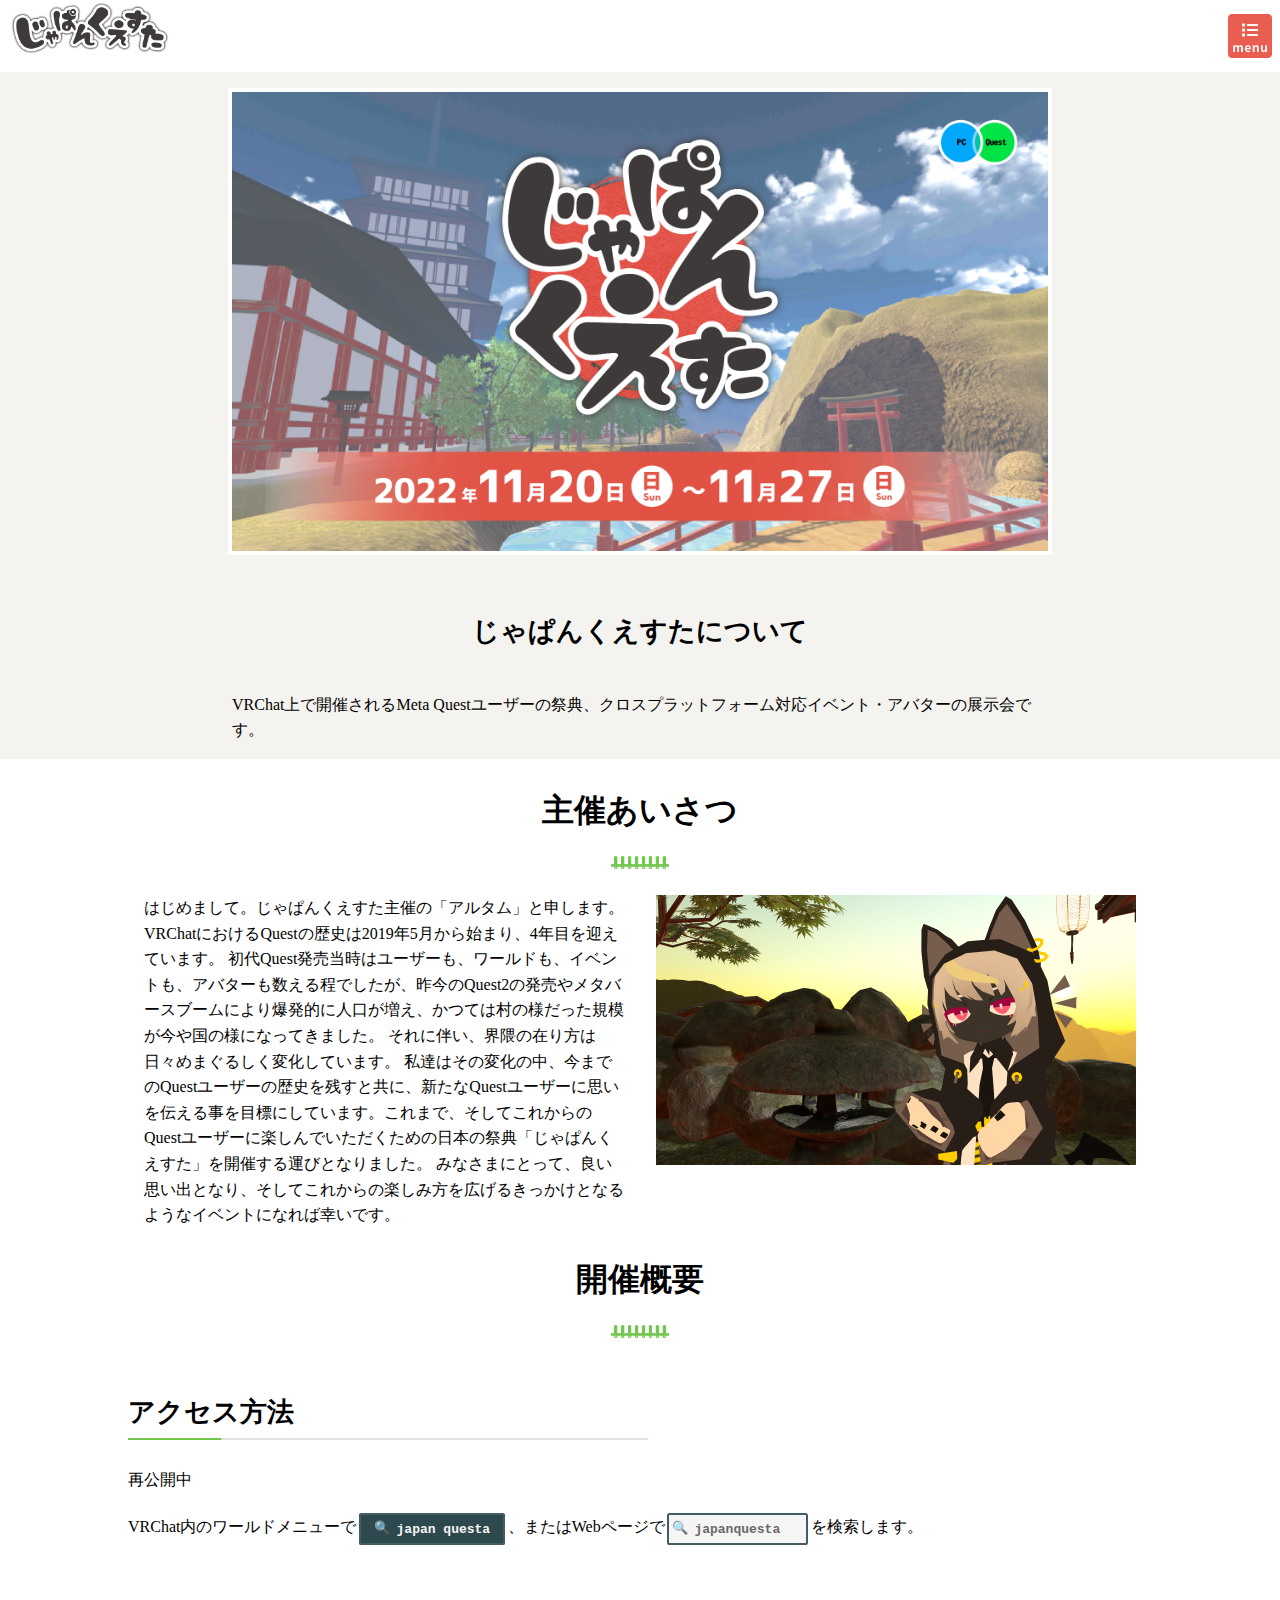
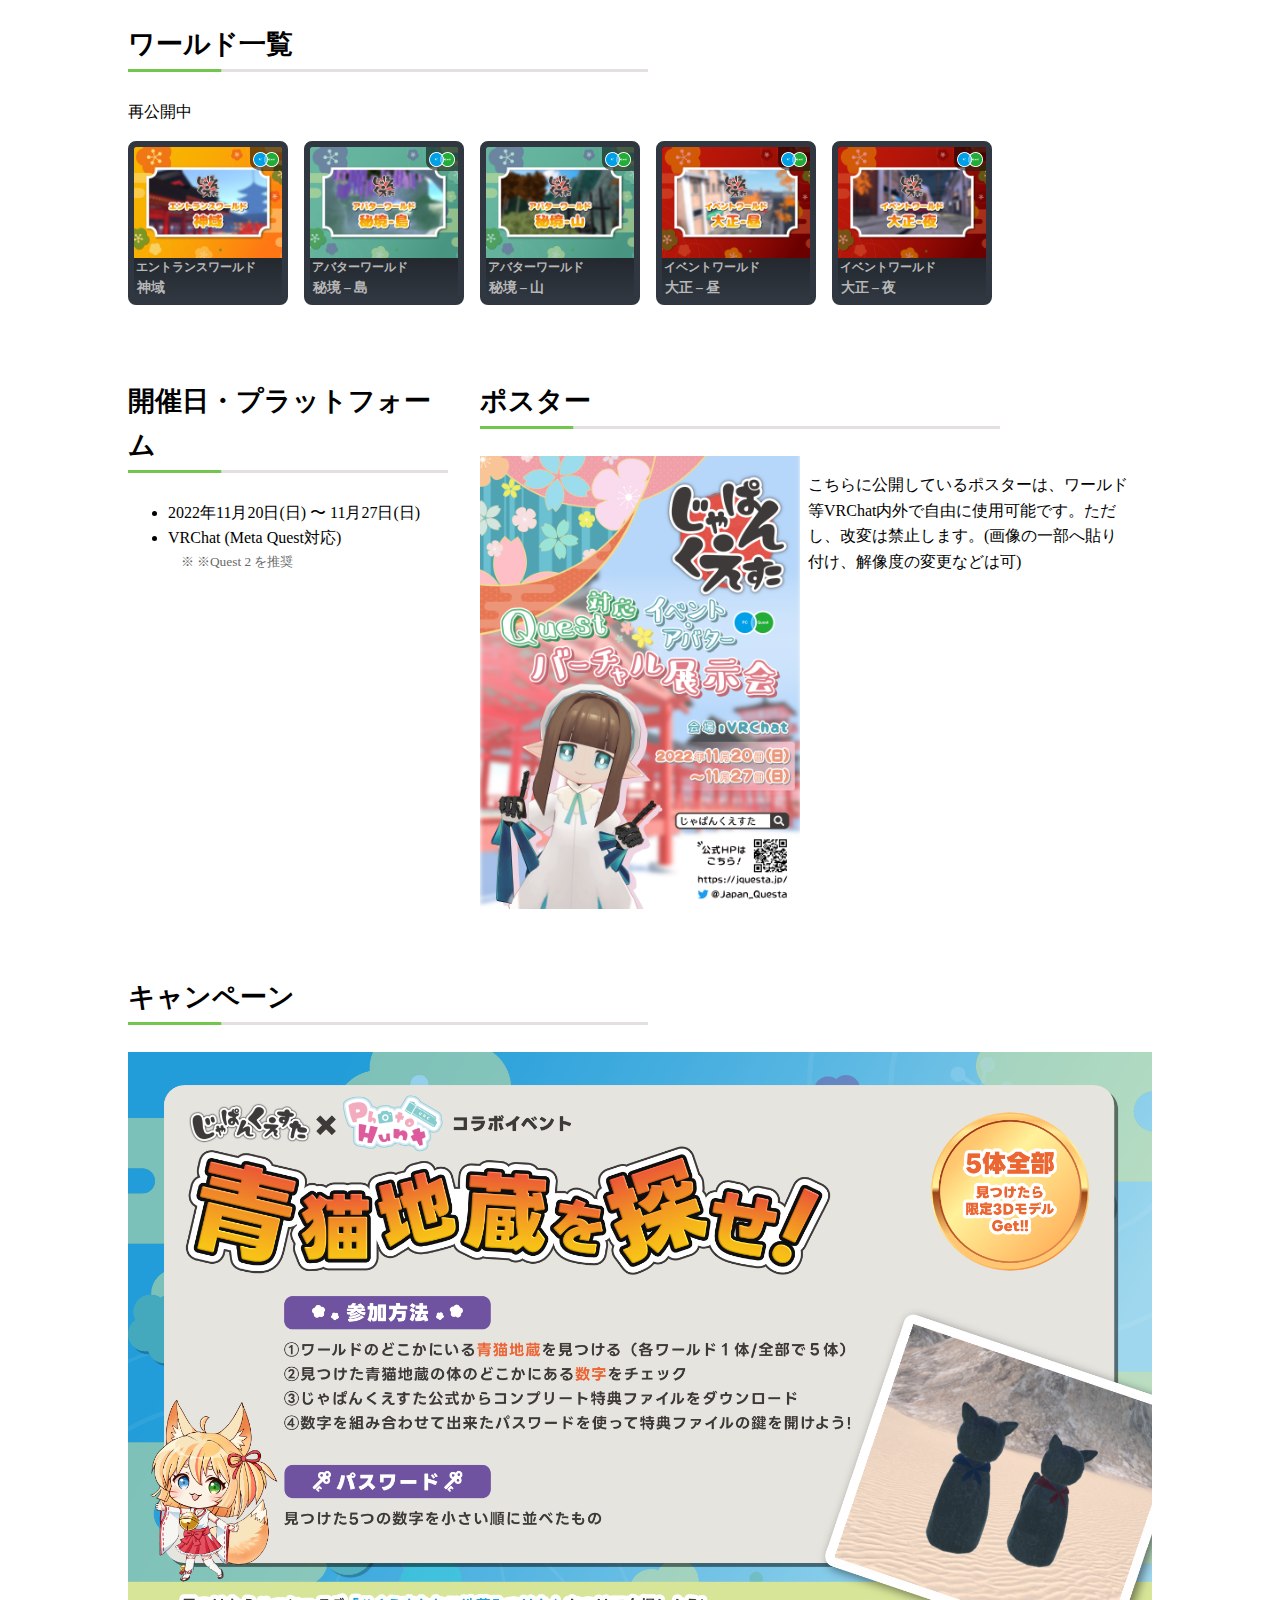
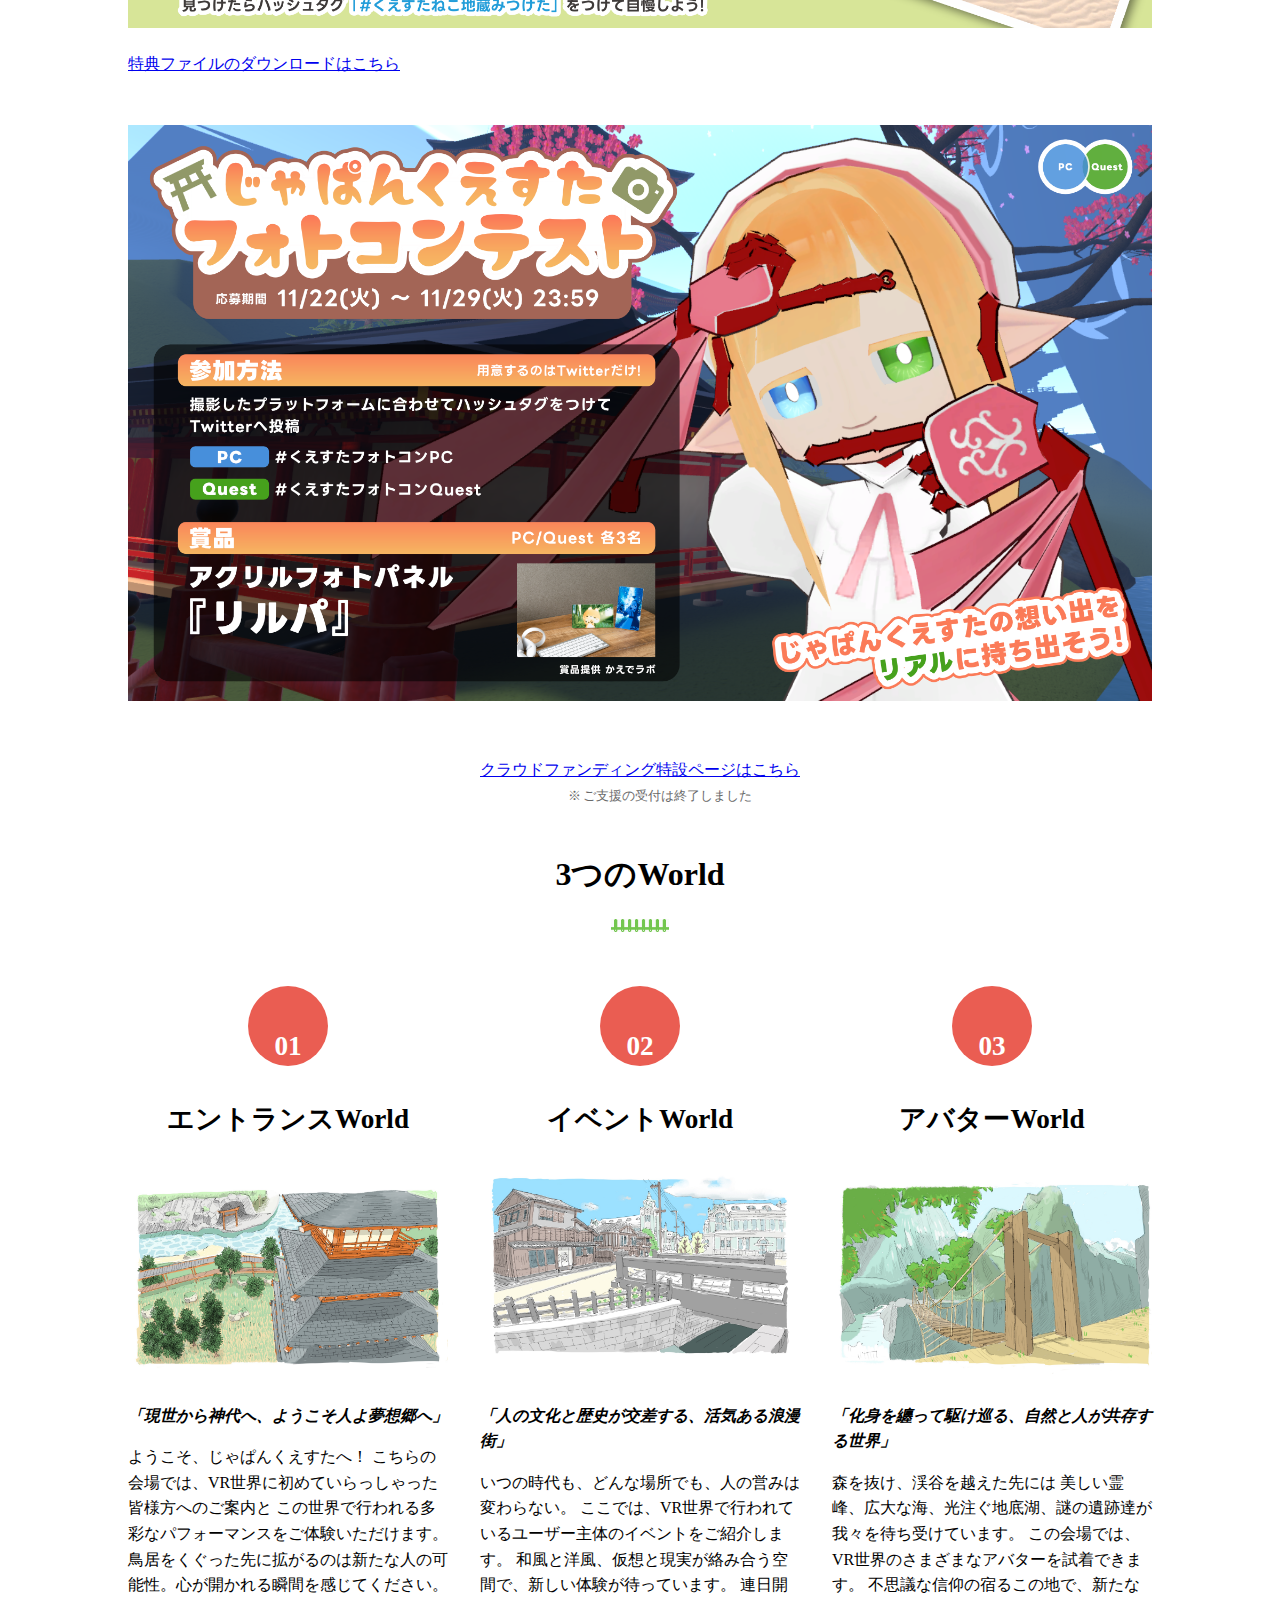
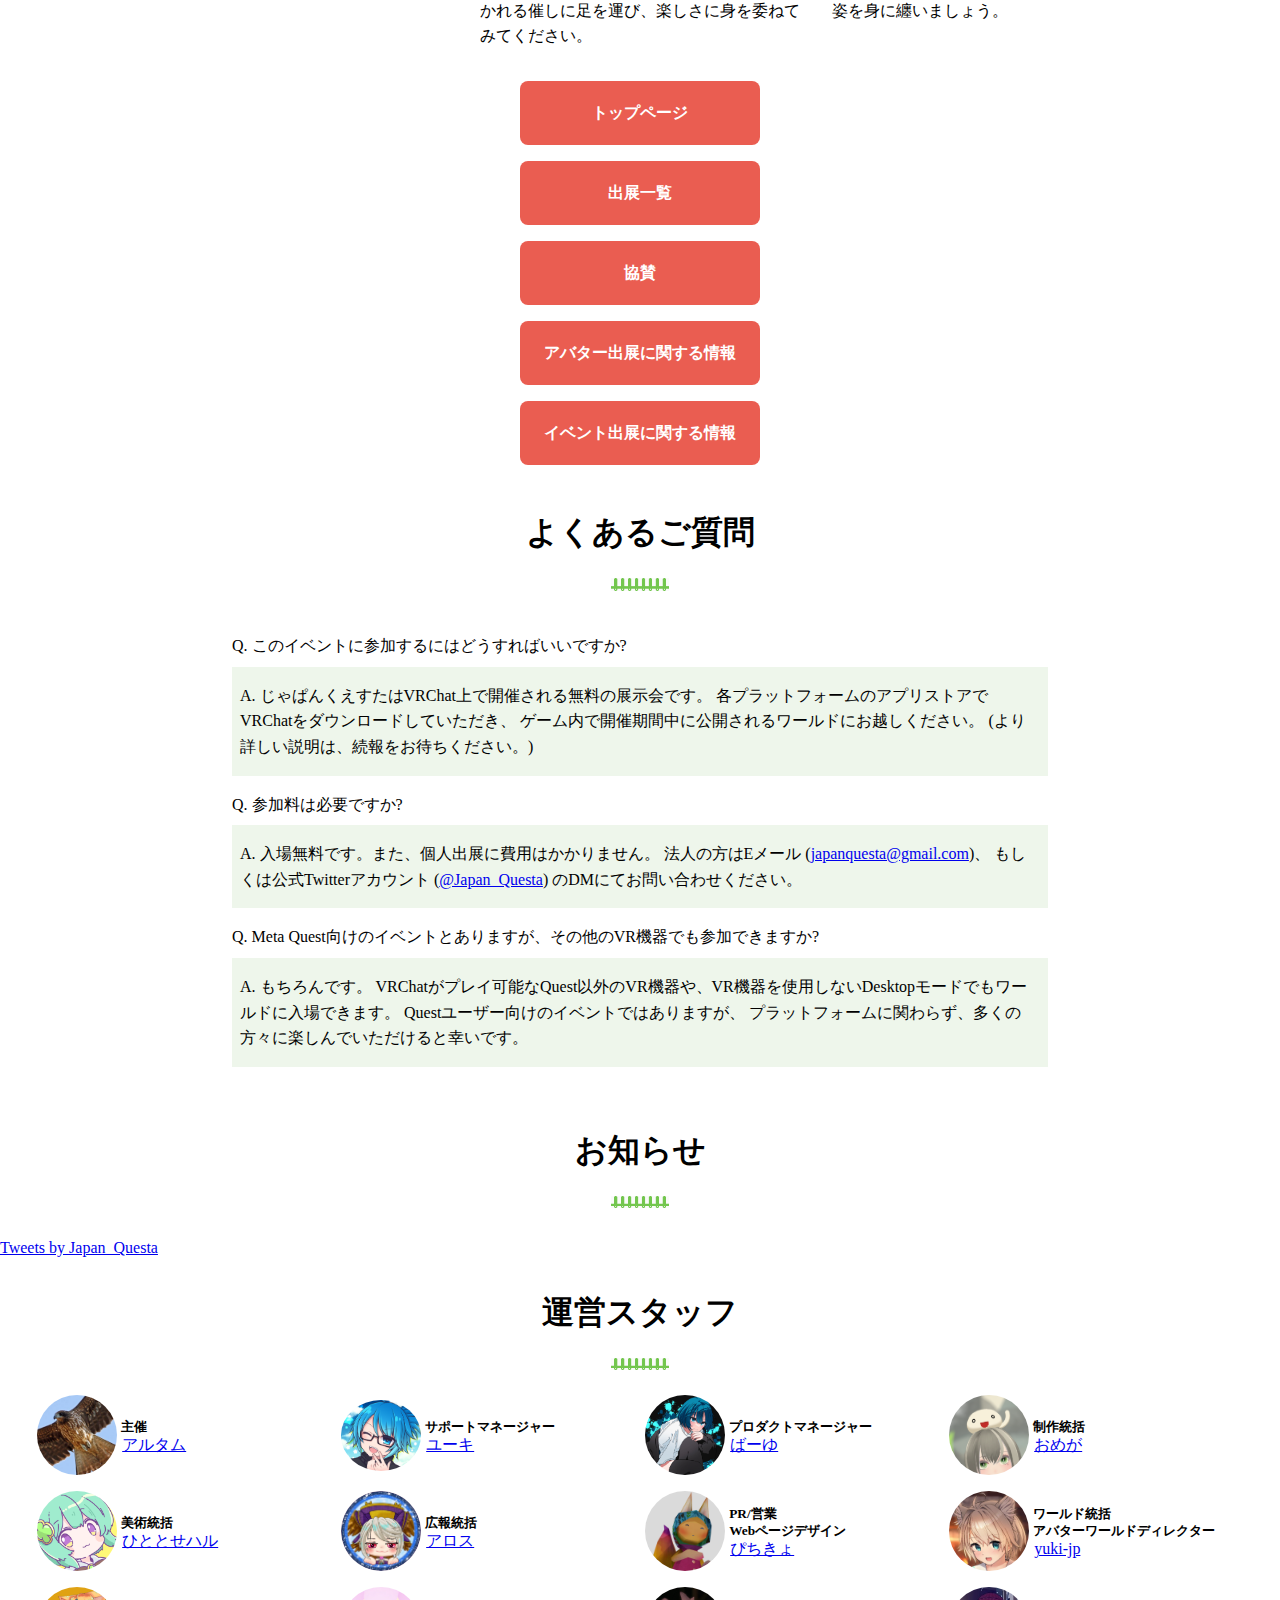
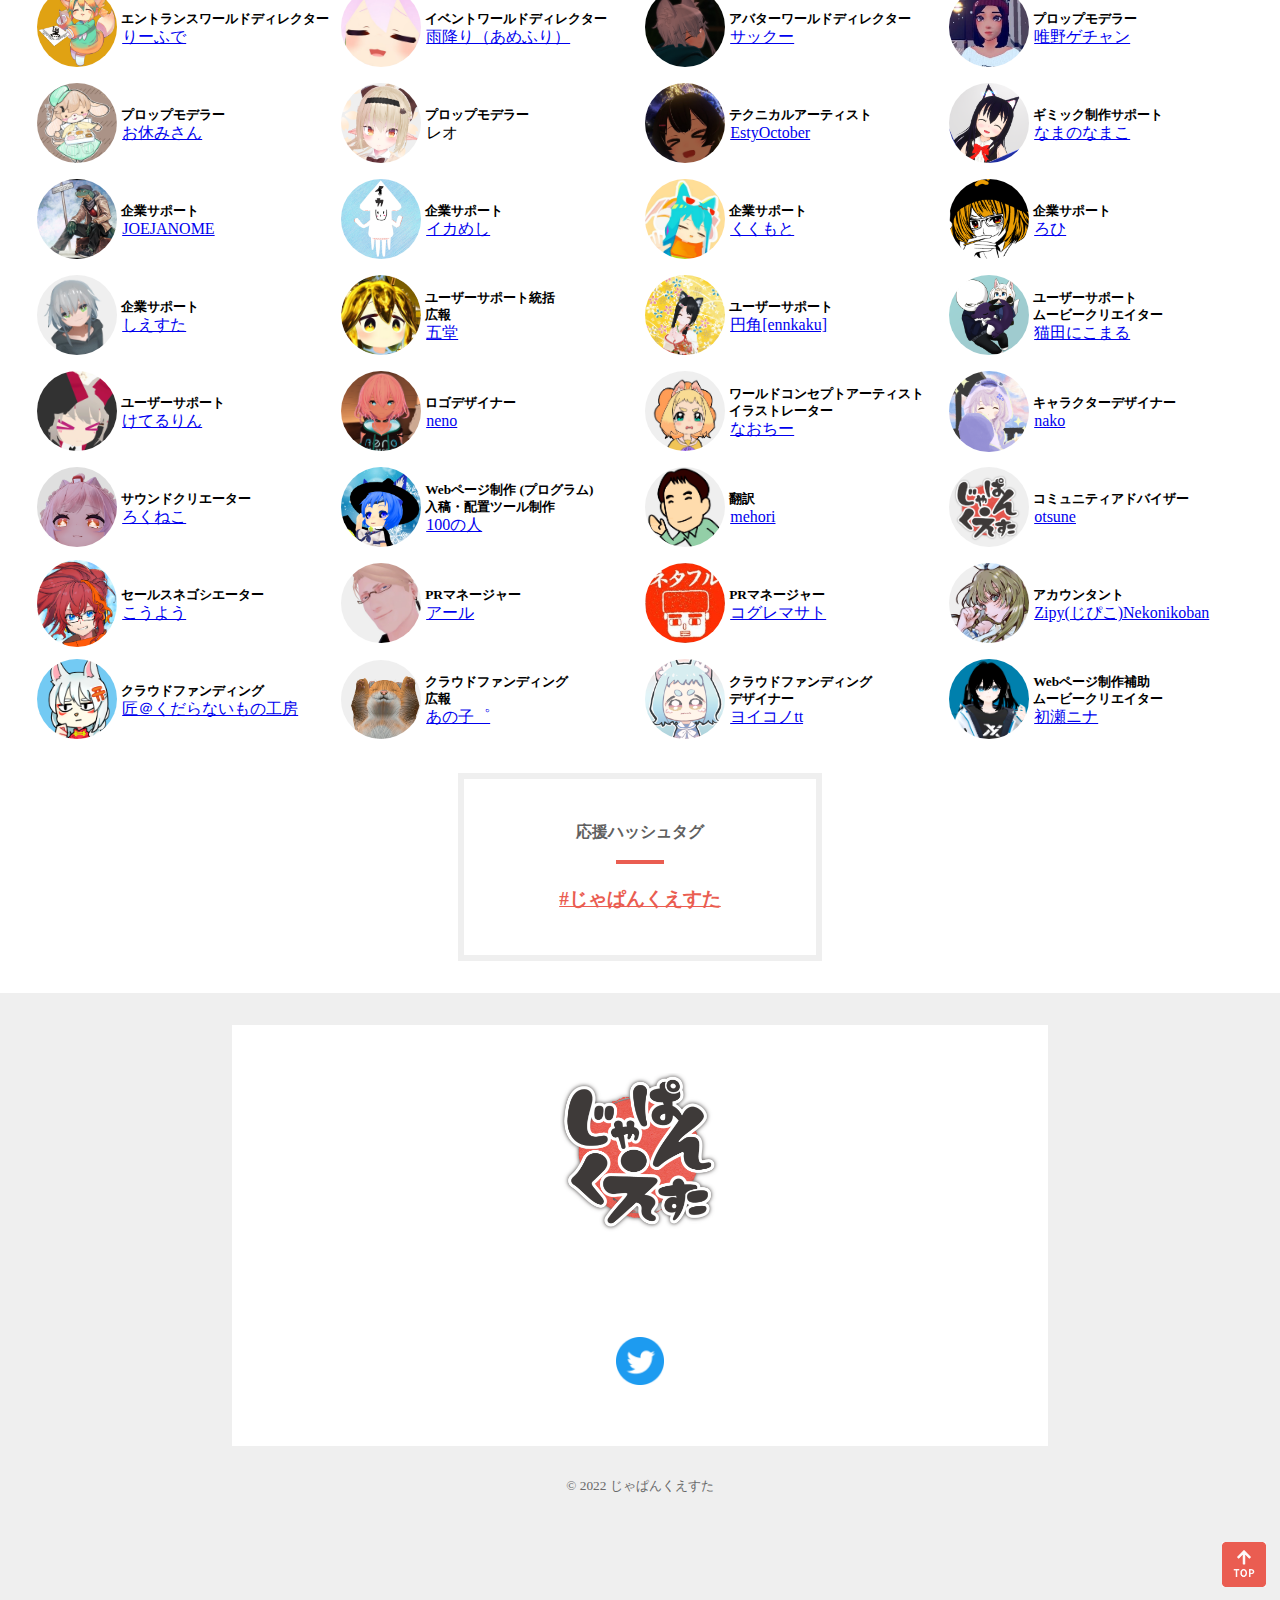
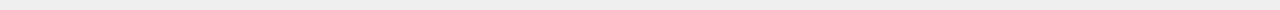
<file: index.html>
<!DOCTYPE html>
<html xmlns="http://www.w3.org/1999/xhtml" lang="ja">
<head>
	<link rel="icon" href="favicon.ico" />
	<title>じゃぱんくえすた</title>
	<meta name="twitter:card" content="summary_large_image" />
	<meta name="twitter:title" content="じゃぱんくえすた" />
	<meta name="twitter:description" content="VRChat上で開催されるMeta Questユーザーの祭典、クロスプラットフォーム対応イベント・アバターの展示会です。" />
	<meta name="twitter:image" content="https://jquesta.jp/images/twitter-image.png" />
	<meta name="twitter:image:alt" content="開催日時: 2022年11月20日(日) 〜 11月27日(日)" />
	<meta name="viewport" content="width=device-width" />
	<link rel="stylesheet" href="/styles/common.css?20221130" />
	<link rel="stylesheet" href="/styles/top.css?20221222" />
	<script type="module" src="/scripts/index.js?20221115"></script>
</head>
<body class="root">

<common-header isTopPage="on"></common-header>

<div class="about root">
	<h2>じゃぱんくえすたについて</h2>
	<img class="max-page-width" src="/images/top-logo.png" alt="" />
	<p class="max-page-width">VRChat上で開催されるMeta Questユーザーの祭典、クロスプラットフォーム対応イベント・アバターの展示会です。</p>
</div>

<h2 id="message">主催あいさつ</h2>
<div>
	<img src="/images/top-message.png" alt="" />
	<p>
		はじめまして。じゃぱんくえすた主催の「アルタム」と申します。
		VRChatにおけるQuestの歴史は2019年5月から始まり、4年目を迎えています。
		初代Quest発売当時はユーザーも、ワールドも、イベントも、アバターも数える程でしたが、昨今のQuest2の発売やメタバースブームにより爆発的に人口が増え、かつては村の様だった規模が今や国の様になってきました。
		それに伴い、界隈の在り方は日々めまぐるしく変化しています。
		私達はその変化の中、今までのQuestユーザーの歴史を残すと共に、新たなQuestユーザーに思いを伝える事を目標にしています。これまで、そしてこれからのQuestユーザーに楽しんでいただくための日本の祭典「じゃぱんくえすた」を開催する運びとなりました。
		みなさまにとって、良い思い出となり、そしてこれからの楽しみ方を広げるきっかけとなるようなイベントになれば幸いです。
	</p>
</div>


<h2 id="about">開催概要</h2>
<div>
	<div id="access">
		<h3>アクセス方法</h3>
		<p>再公開中</p>
		<p>VRChat内のワールドメニューで<kbd>japan questa</kbd>、またはWebページで<kbd>japanquesta</kbd>を検索します。</p>
	</div>
	<div id="worlds">
		<h3>ワールド一覧</h3>
		<p>再公開中</p>
		<ul>
			<li><a href="https://vrchat.com/home/world/wrld_d092aa24-55d0-4c71-b186-3ad22f3b4584">
				<img src="images/world_e.png" alt="" />
				<span>エントランスワールド</span>
				<span>神域</span>
			</a></li>
			<li><a href="https://vrchat.com/home/world/wrld_2c956108-f0a3-4049-a591-207b2238d7c7">
				<img src="images/world_a_i.png" alt="" />
				<span>アバターワールド</span>
				<span>秘境 – 島</span>
			</a></li>
			<li><a href="https://vrchat.com/home/world/wrld_9c479c9b-222c-4691-bbca-f13e46e1c88a">
				<img src="images/world_a_m.png" alt="" />
				<span>アバターワールド</span>
				<span>秘境 – 山</span>
			</a></li>
			<li><a href="https://vrchat.com/home/world/wrld_dbedae5a-6ce2-42c8-b41a-b3bb8059a11b">
				<img src="images/world_e_d.png" alt="" />
				<span>イベントワールド</span>
				<span>大正 – 昼</span>
			</a></li>
			<li><a href="https://vrchat.com/home/world/wrld_5ae037b2-54ec-43ca-93ed-f510a705518e">
				<img src="images/world_e_n.png" alt="" />
				<span>イベントワールド</span>
				<span>大正 – 夜</span>
			</a></li>
		</ul>
	</div>
	<div id="period">
		<h3>開催日・プラットフォーム</h3>
		<ul>
			<li>2022年11月20日(日) 〜 11月27日(日)</li>
			<li>VRChat (Meta Quest対応)
				<small>※Quest 2 を推奨</small></li>
		</ul>
	</div>
	<div id="poster">
		<h3>ポスター</h3>
		<a href="/images/japan-questa-poster.png" target="_blank"><img src="/images/japan-questa-poster.png" alt="じゃぱんくえすた
Quest対応　イベント・アバター　バーチャル展示会
会場: VRChat
2022年11月20日(日) 〜 11月27日(日)
「じゃぱんくえすた」で検索
公式HPはこちら　https://jquesta.jp/
Tiwtter @Japan_Questa" /></a>
		<p>こちらに公開しているポスターは、ワールド等VRChat内外で自由に使用可能です。ただし、改変は禁止します。(画像の一部へ貼り付け、解像度の変更などは可)</p>
	</div>
	<div id="campaign">
		<h3>キャンペーン</h3>
		<h4>青猫地蔵を探せ!</h4>
		<a href="images/campaign-aoneko.png" target="_blank"><img src="images/campaign-aoneko.png" alt="じゃぱんくえすた × VRCPhotoHunt コラボイベント

5体全部見つけたら限定3DモデルGet!!

【参加方法】
①ワールドのどこかにいる「青猫地蔵」を見つける (各ワールド1体 / 全部で5体)
②見つけた青猫地蔵の体のどこかにある「数字」をチェック
③じゃぱんくえすた公式からコンプリート特典ファイルをダウンロード
④数字を組み合わせて出来たパスワードを使って特典ファイルの鍵を開けよう!

【パスワード】
見つけた5つの数字を小さい順に並べたもの

見つけたらハッシュタグ「#くえすたねこ地蔵みつけた」をつけて自慢しよう!" /></a>
<p><a rel="external" href="https://drive.google.com/file/d/13nGggSwySn3b3kqxiY76zXaQUNo7b2ce/view?usp=sharing" target="_blank">特典ファイルのダウンロードはこちら</a></p>

		<h4>じゃぱんくえすた　フォトコンテスト</h4>
		<a href="images/campaign-photo-contest.png" target="_blank"><img src="images/campaign-photo-contest.png" alt="応募期間 11月22日(火) 〜 11月29日(火) 23:59

【応募方法】
用意するのはTwitterだけ!

撮影したプラットフォームに合わせてハッシュタグをつけてTwitterへ投稿

[PC] #くえすたフォトコンPC
[Quest] #くえすたフォトコンQuest

【賞品】
PC/Quest 各3名

アクリルフォトパネル『リルパ』

商品提供: かえでラボ" /></a>
		<h4>クラウドファンディング</h4>
		<p><a rel="external" href="https://ubgoe.com/projects/286" target="_blank">クラウドファンディング特設ページはこちら</a></p>
		<p><small>ご支援の受付は終了しました</small></p>
	</div>
</div>

<h2>3つのWorld</h2>
<div class="worlds">
	<div>
		<h3>エントランスWorld</h3>
		<img src="/images/world-entrance.jpg" />
		<p><em>現世から神代へ、ようこそ人よ夢想郷へ</em></p>
		<p>
			ようこそ、じゃぱんくえすたへ！
			こちらの会場では、VR世界に初めていらっしゃった皆様方へのご案内と
			この世界で行われる多彩なパフォーマンスをご体験いただけます。
			鳥居をくぐった先に拡がるのは新たな人の可能性。心が開かれる瞬間を感じてください。
		</p>
	</div>

	<div>
		<h3>イベントWorld</h3>
		<img src="/images/world-event.jpg" />
		<p><em>人の文化と歴史が交差する、活気ある浪漫街</em></p>
		<p>
			いつの時代も、どんな場所でも、人の営みは変わらない。
			ここでは、VR世界で行われているユーザー主体のイベントをご紹介します。
			和風と洋風、仮想と現実が絡み合う空間で、新しい体験が待っています。
			連日開かれる催しに足を運び、楽しさに身を委ねてみてください。
		</p>
	</div>

	<div>
		<h3>アバターWorld</h3>
		<img src="/images/world-avatar.jpg" />
		<p><em>化身を纏って駆け巡る、自然と人が共存する世界</em></p>
		<p>
			森を抜け、渓谷を越えた先には
			美しい霊峰、広大な海、光注ぐ地底湖、謎の遺跡達が我々を待ち受けています。
			この会場では、VR世界のさまざまなアバターを試着できます。
			不思議な信仰の宿るこの地で、新たな姿を身に纏いましょう。
		</p>
	</div>
</div>

<h2 class="sub-page-links">サブページへのリンク</h2>
	<internal-links></internal-links>

<h2>よくあるご質問</h2>
	<dl class="q-and-a max-page-width">
		<dt>Q. このイベントに参加するにはどうすればいいですか?</dt>
		<dd>A. じゃぱんくえすたはVRChat上で開催される無料の展示会です。
			各プラットフォームのアプリストアでVRChatをダウンロードしていただき、
			ゲーム内で開催期間中に公開されるワールドにお越しください。
			(より詳しい説明は、続報をお待ちください。)</dd>
		<dt>Q. 参加料は必要ですか?</dt>
		<dd>A. 入場無料です。また、個人出展に費用はかかりません。
			法人の方はEメール (<a href="mailto:japanquesta@gmail.com">japanquesta@gmail.com</a>)、
			もしくは公式Twitterアカウント (<a rel="external" href="https://twitter.com/i/user/1555780796824571904" target="_blank">@Japan_Questa</a>) のDMにてお問い合わせください。</dd>
		<dt>Q. Meta Quest向けのイベントとありますが、その他のVR機器でも参加できますか?</dt>
		<dd>A. もちろんです。
			VRChatがプレイ可能なQuest以外のVR機器や、VR機器を使用しないDesktopモードでもワールドに入場できます。
			Questユーザー向けのイベントではありますが、
			プラットフォームに関わらず、多くの方々に楽しんでいただけると幸いです。</dd>
	</dl>

<h2>お知らせ</h2>
	<a class="twitter-timeline" data-height="740" data-dnt="true" href="https://twitter.com/Japan_Questa?ref_src=twsrc%5Etfw">Tweets by Japan_Questa</a>
	<script async="" src="https://platform.twitter.com/widgets.js"></script>

<h2>運営スタッフ</h2>
	<staff-list></staff-list>

<common-footer></common-footer>

</body>
</html>
</file>
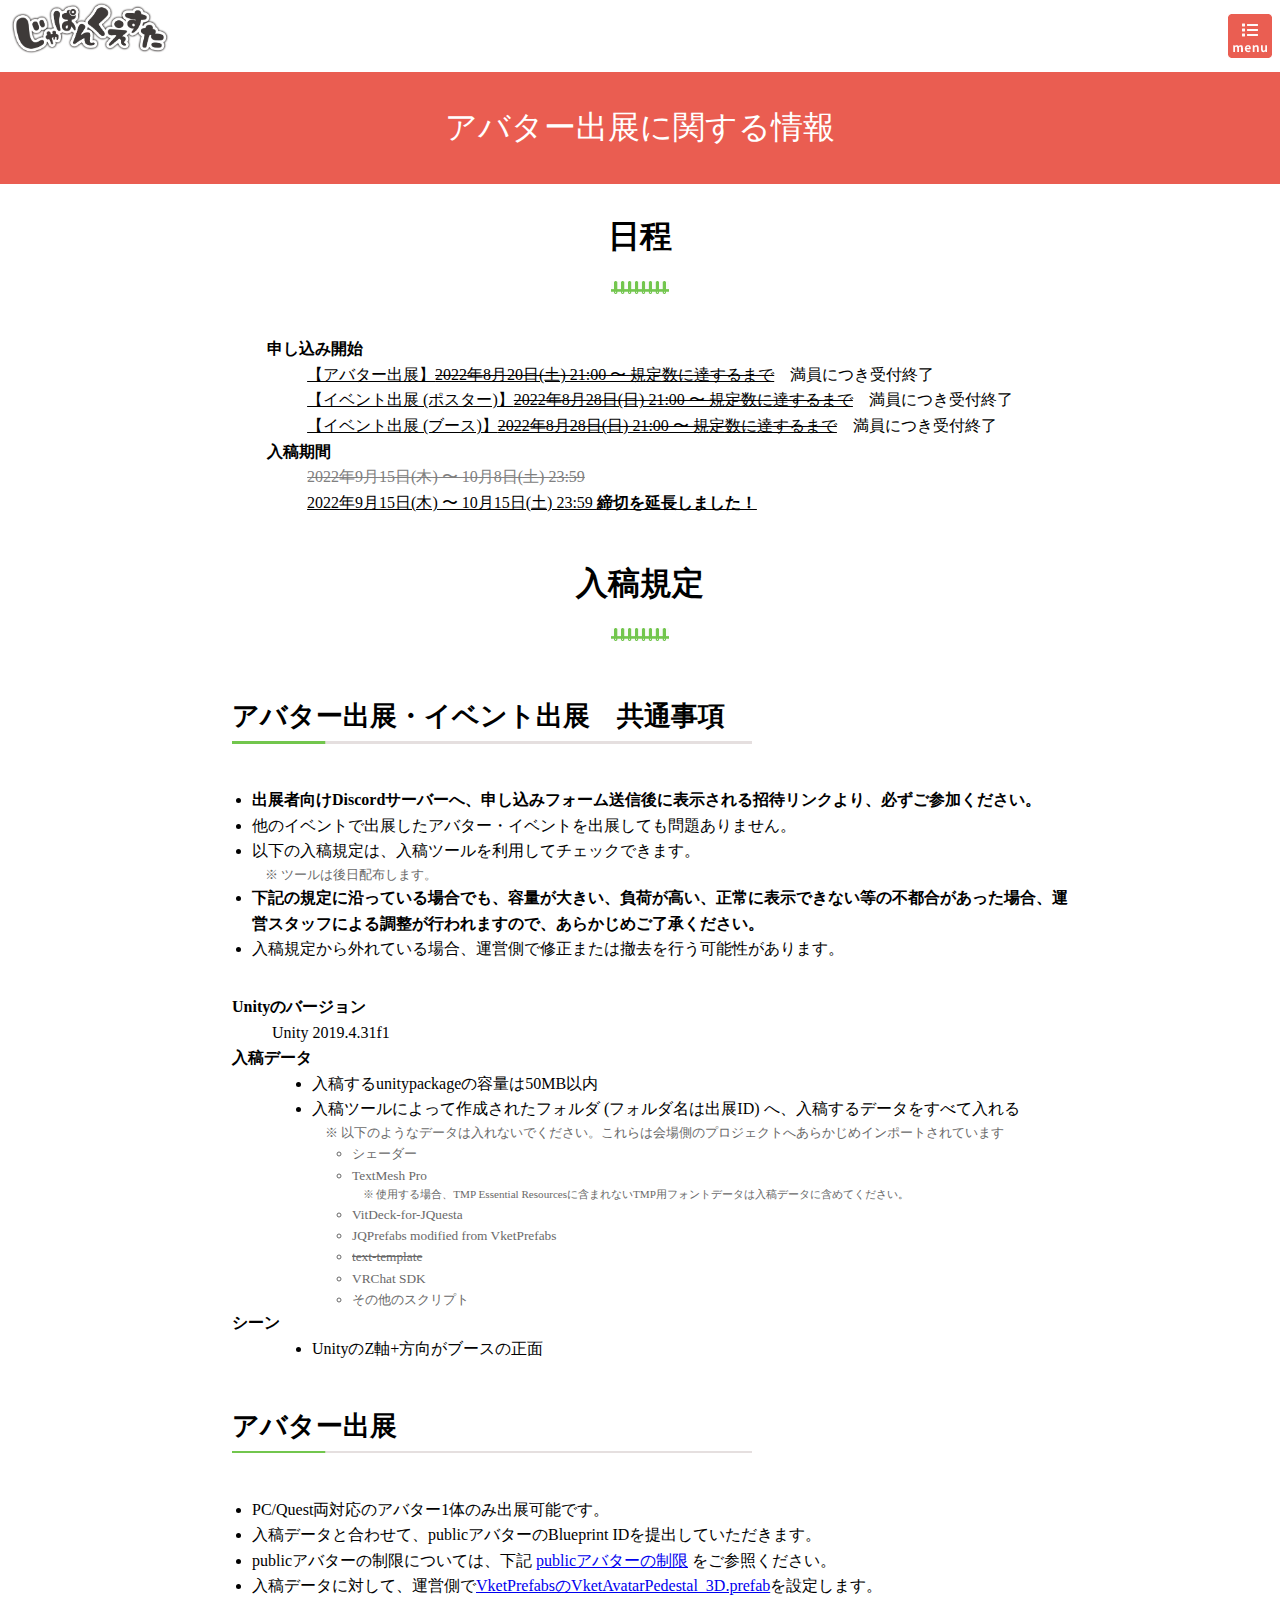
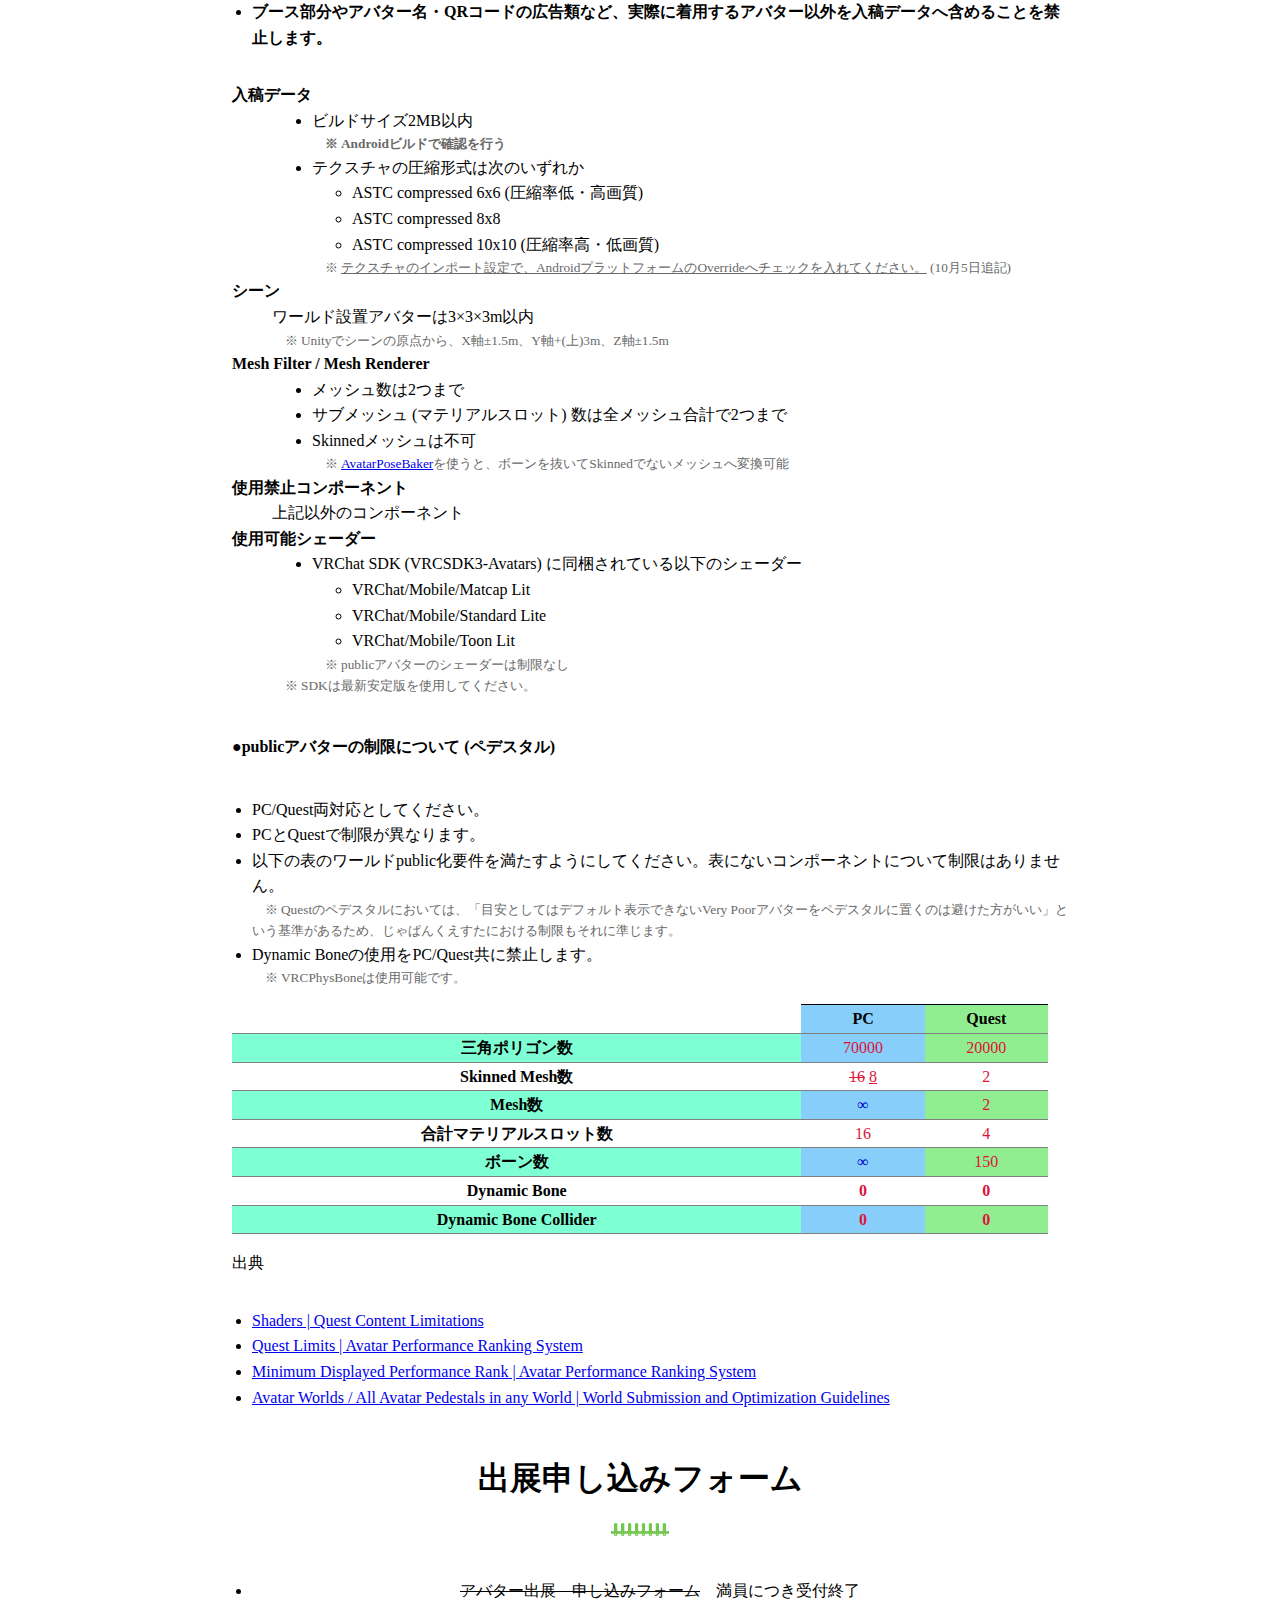
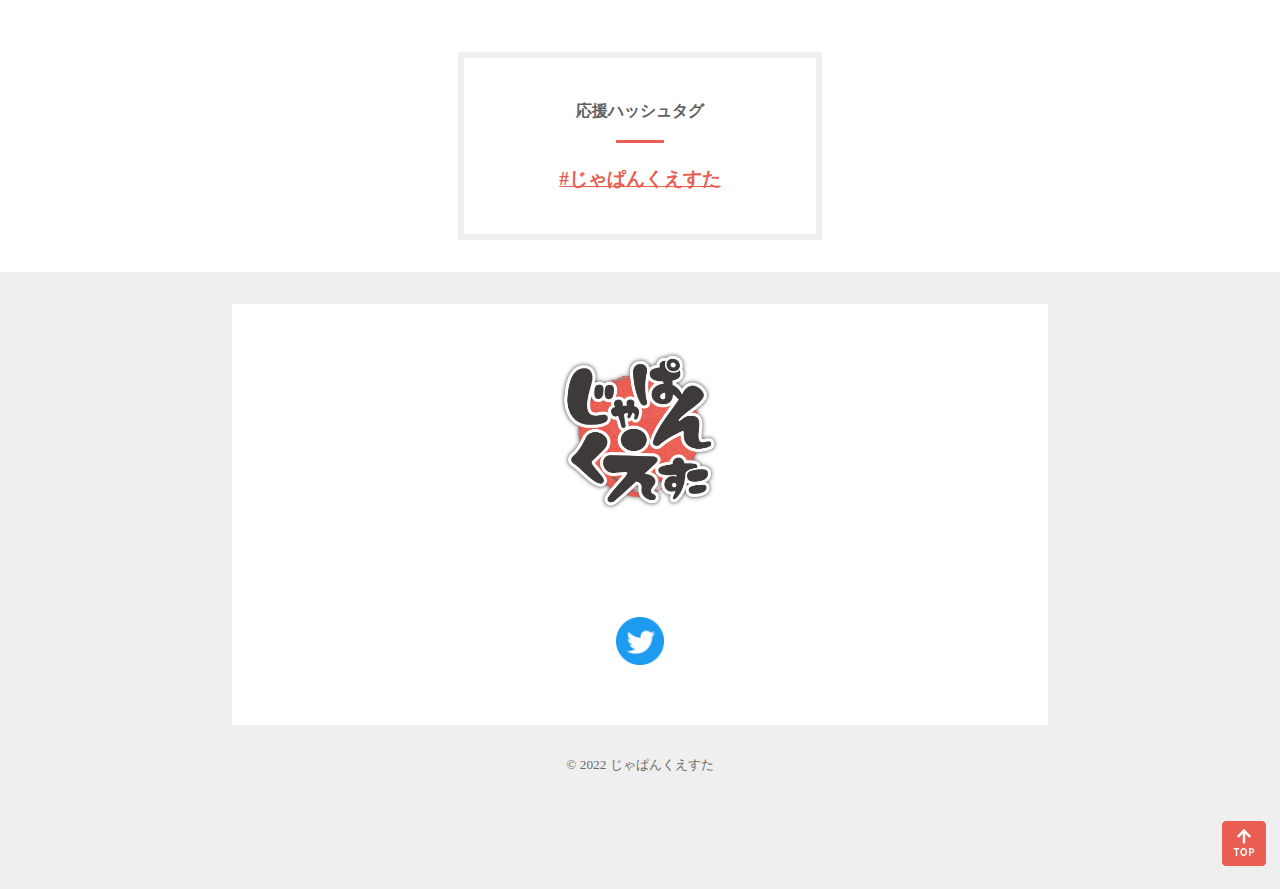
<file: exhibit-avatar.html>
<!DOCTYPE html>
<html xmlns="http://www.w3.org/1999/xhtml" lang="ja">
<head>
	<link rel="icon" href="favicon.ico" />
	<title>じゃぱんくえすた　アバター出展に関する情報</title>
	<meta name="twitter:card" content="summary" />
	<meta name="twitter:title" content="じゃぱんくえすた　アバター出展に関する情報" />
	<meta name="twitter:description" content="『じゃぱんくえすた』の、アバター出展に関する情報をまとめたページです。" />
	<meta name="viewport" content="width=device-width" />
	<link rel="stylesheet" href="/styles/common.css?20220820" />
	<link rel="stylesheet" href="/styles/exhibit.css?20220820" />
	<script type="module" src="/scripts/index.js?20221015"></script>
</head>
<body class="root">

<common-header pageHeading="アバター出展に関する情報"></common-header>

<exhibit-common class="root"></exhibit-common>

<h3>アバター出展</h3>
<ul>
	<li>PC/Quest両対応のアバター1体のみ出展可能です。</li>
	<li>入稿データと合わせて、publicアバターのBlueprint IDを提出していただきます。</li>
	<li>publicアバターの制限については、下記 <a href="#pedestal-avatar">publicアバターの制限</a> をご参照ください。</li>
	<li>入稿データに対して、運営側で<a rel="external" href="https://summer2022.vket.com/docs/official_distribution_package_vket_avatar_pedestal" target="_blank">VketPrefabsのVketAvatarPedestal_3D.prefab</a>を設定します。</li>
	<li><strong>ブース部分やアバター名・QRコードの広告類など、実際に着用するアバター以外を入稿データへ含めることを禁止します。</strong></li>
</ul>
<dl>
	<dt>入稿データ</dt>
		<dd><ul>
			<li>ビルドサイズ2MB以内
				<strong><small>Androidビルドで確認を行う</small></strong></li>
			<li>テクスチャの圧縮形式は次のいずれか<ul>
				<li>ASTC compressed 6x6 (圧縮率低・高画質)</li>
				<li>ASTC compressed 8x8</li>
				<li>ASTC compressed 10x10 (圧縮率高・低画質)</li>
			</ul><small><ins>テクスチャのインポート設定で、AndroidプラットフォームのOverrideへチェックを入れてください。</ins> (10月5日追記)</small></li>
		</ul></dd>
	<dt>シーン</dt>
		<dd>ワールド設置アバターは3×3×3m以内
			<small>Unityでシーンの原点から、X軸±1.5m、Y軸+(上)3m、Z軸±1.5m</small></dd>
	<dt><span>Mesh Filter</span> <span>/ Mesh Renderer</span></dt>
		<dd><ul>
			<li>メッシュ数は2つまで</li>
			<li>サブメッシュ (マテリアルスロット) 数は全メッシュ合計で2つまで</li>
			<li>Skinnedメッシュは不可
				<small><a rel="external" href="https://w.atwiki.jp/virtualmarket/pages/43.html" target="_blank">AvatarPoseBaker</a>を使うと、ボーンを抜いてSkinnedでないメッシュへ変換可能</small></li>
		</ul></dd>
	<dt><span>使用禁止</span><span>コンポーネント</span></dt>
		<dd>上記以外のコンポーネント</dd>
	<dt>使用可能シェーダー</dt>
		<dd>
			<ul>
				<li>VRChat SDK (VRCSDK3-Avatars) に同梱されている以下のシェーダー<ul>
					<li>VRChat/Mobile/Matcap Lit</li>
					<li>VRChat/Mobile/Standard Lite</li>
					<li>VRChat/Mobile/Toon Lit</li>
				</ul><small>publicアバターのシェーダーは制限なし</small></li>
			</ul>
			<small>SDKは最新安定版を使用してください。</small>
		</dd>
</dl>

<h4 id="pedestal-avatar">publicアバターの制限について (ペデスタル)</h1>
<ul>
	<li>PC/Quest両対応としてください。</li>
	<li>PCとQuestで制限が異なります。</li>
	<li>以下の表のワールドpublic化要件を満たすようにしてください。表にないコンポーネントについて制限はありません。
		<small>Questのペデスタルにおいては、<q>目安としてはデフォルト表示できないVery Poorアバターをペデスタルに置くのは避けた方がいい</q>という基準があるため、じゃぱんくえすたにおける制限もそれに準じます。</small></li>
	<li>Dynamic Boneの使用をPC/Quest共に禁止します。<small>VRCPhysBoneは使用可能です。</small></li>
</ul>
<table>
	<thead>
		<tr>
			<td></td>
			<th>PC</th>
			<th>Quest</th>
		</tr>
	</thead>
	<tbody>
		<tr>
			<th>三角ポリゴン数</th>
			<td class="limited">70000</td>
			<td class="limited">20000</td>
		</tr>
		<tr>
			<th>Skinned Mesh数</th>
			<td class="limited"><del>16</del> <ins>8</ins></td>
			<td class="limited">2</td>
		</tr>
		<tr>
			<th>Mesh数</th>
			<td>∞</td>
			<td class="limited">2</td>
		</tr>
		<tr>
			<th>合計マテリアルスロット数</th>
			<td class="limited">16</td>
			<td class="limited">4</td>
		</tr>
		<tr>
			<th>ボーン数</th>
			<td>∞</td>
			<td class="limited">150</td>
		</tr>
		<tr>
			<th>Dynamic Bone</th>
			<td class="forbidden">0</td>
			<td class="forbidden">0</td>
		</tr>
		<tr>
			<th>Dynamic Bone Collider</th>
			<td class="forbidden">0</td>
			<td class="forbidden">0</td>
		</tr>
	</tbody>
</table>
<p>出典</p>
<ul>
	<li><a rel="external" href="https://docs.vrchat.com/docs/quest-content-limitations#section-shaders" target="_blank">Shaders | Quest Content Limitations</a></li>
	<li><a rel="external" href="https://docs.vrchat.com/docs/avatar-performance-ranking-system#section-quest-limits" target="_blank">Quest Limits | Avatar Performance Ranking System</a></li>
	<li><a rel="external" href="https://docs.vrchat.com/docs/avatar-performance-ranking-system#section-minimum-displayed-performance-rank" target="_blank">Minimum Displayed Performance Rank | Avatar Performance Ranking System</a></li>
	<li><a rel="external" href="https://docs.vrchat.com/docs/submitting-a-world-to-be-made-public#section-avatar-worlds-all-avatar-pedestals-in-any-world" target="_blank">Avatar Worlds / All Avatar Pedestals in any World | World Submission and Optimization Guidelines</a></li>
</ul>

<h2 id="form">出展申し込みフォーム</h2>
<ul>
	<li><s>アバター出展　申し込みフォーム</s>　満員につき受付終了</li>
</ul>

<common-footer></common-footer>

</body>
</html>
</file>
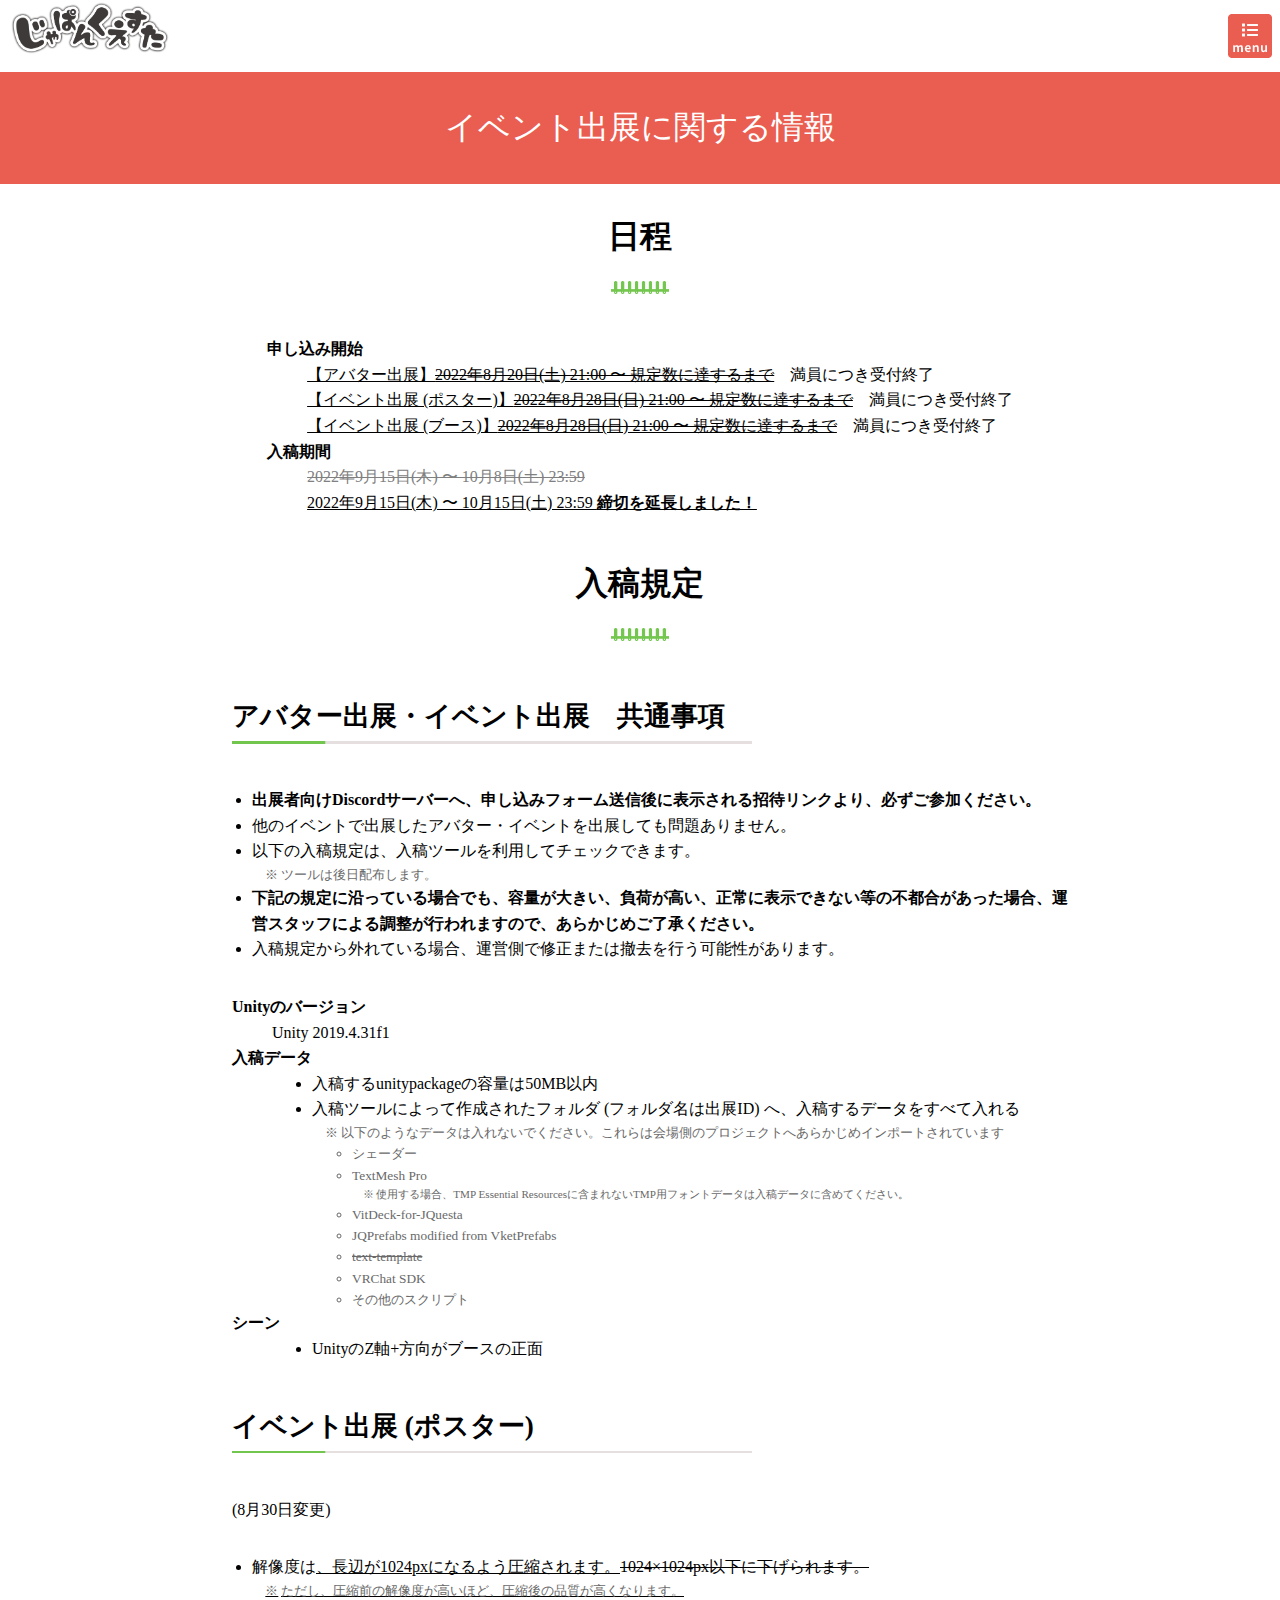
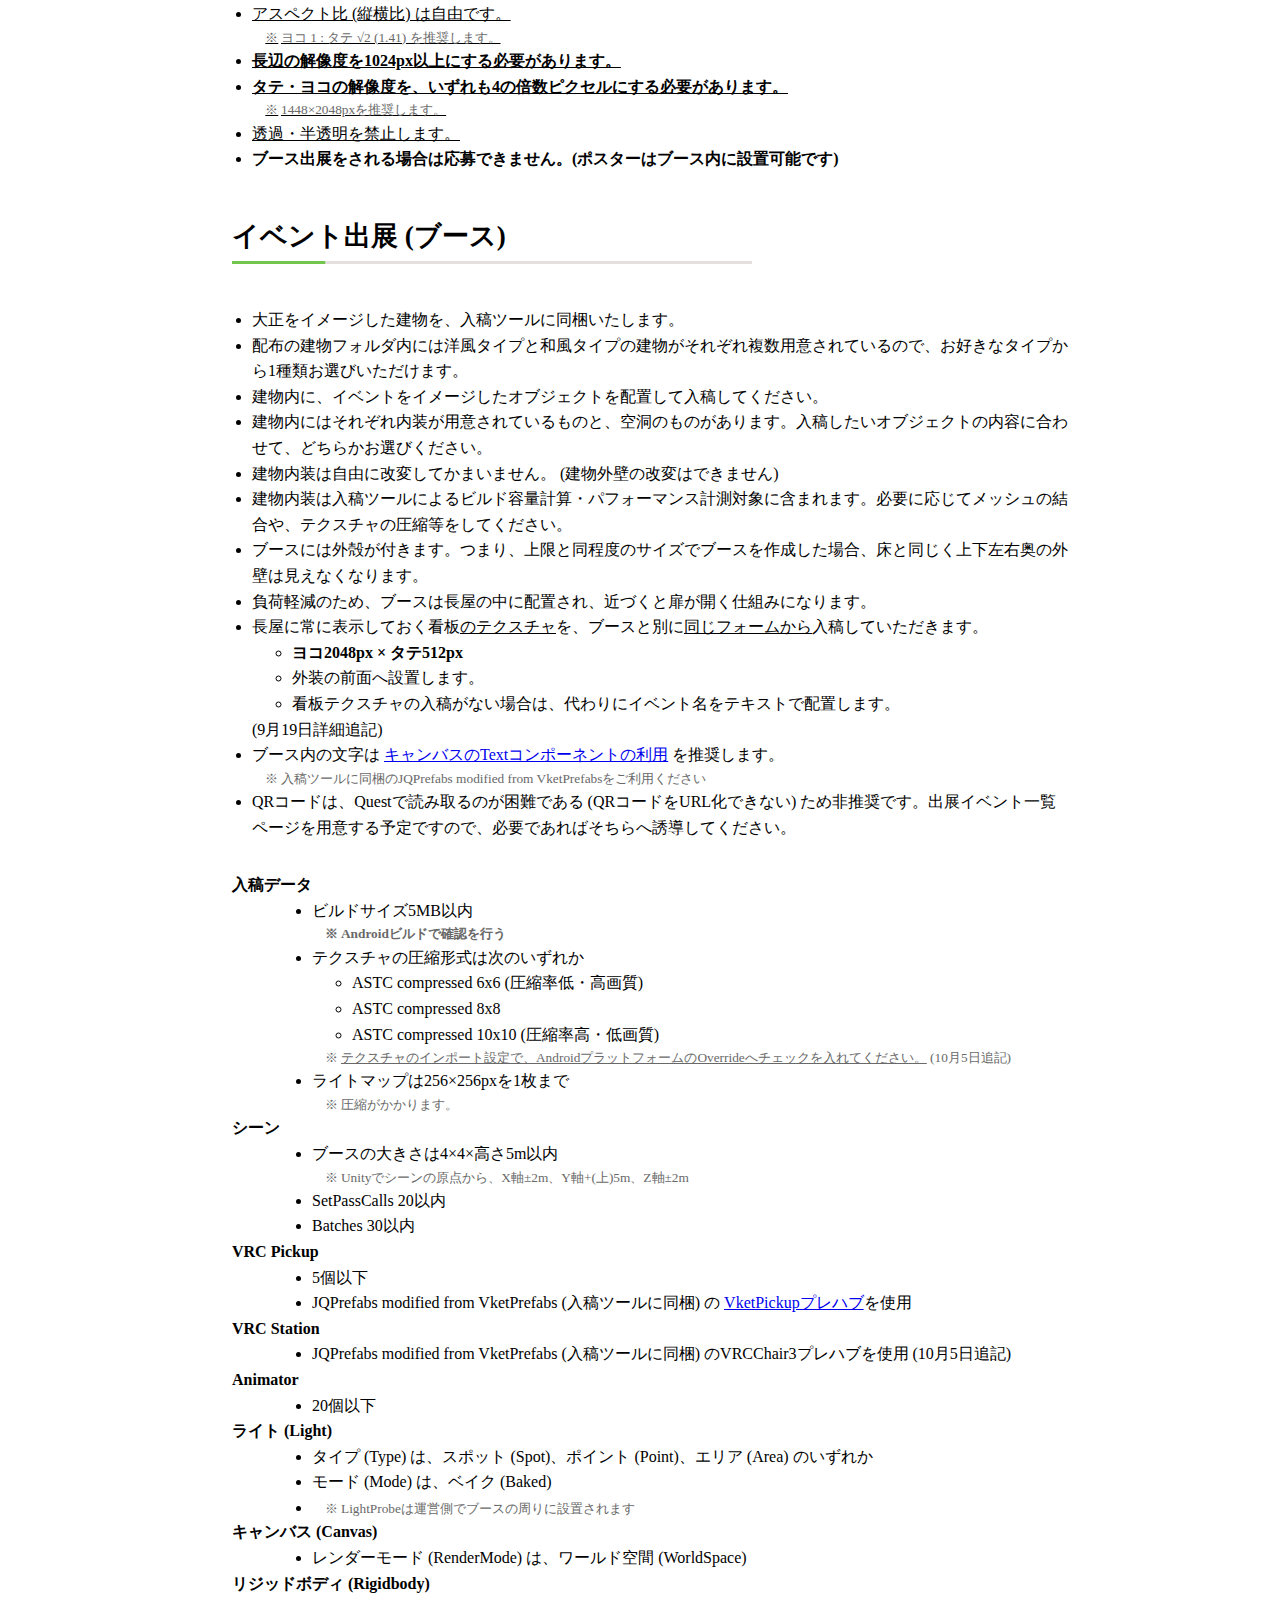
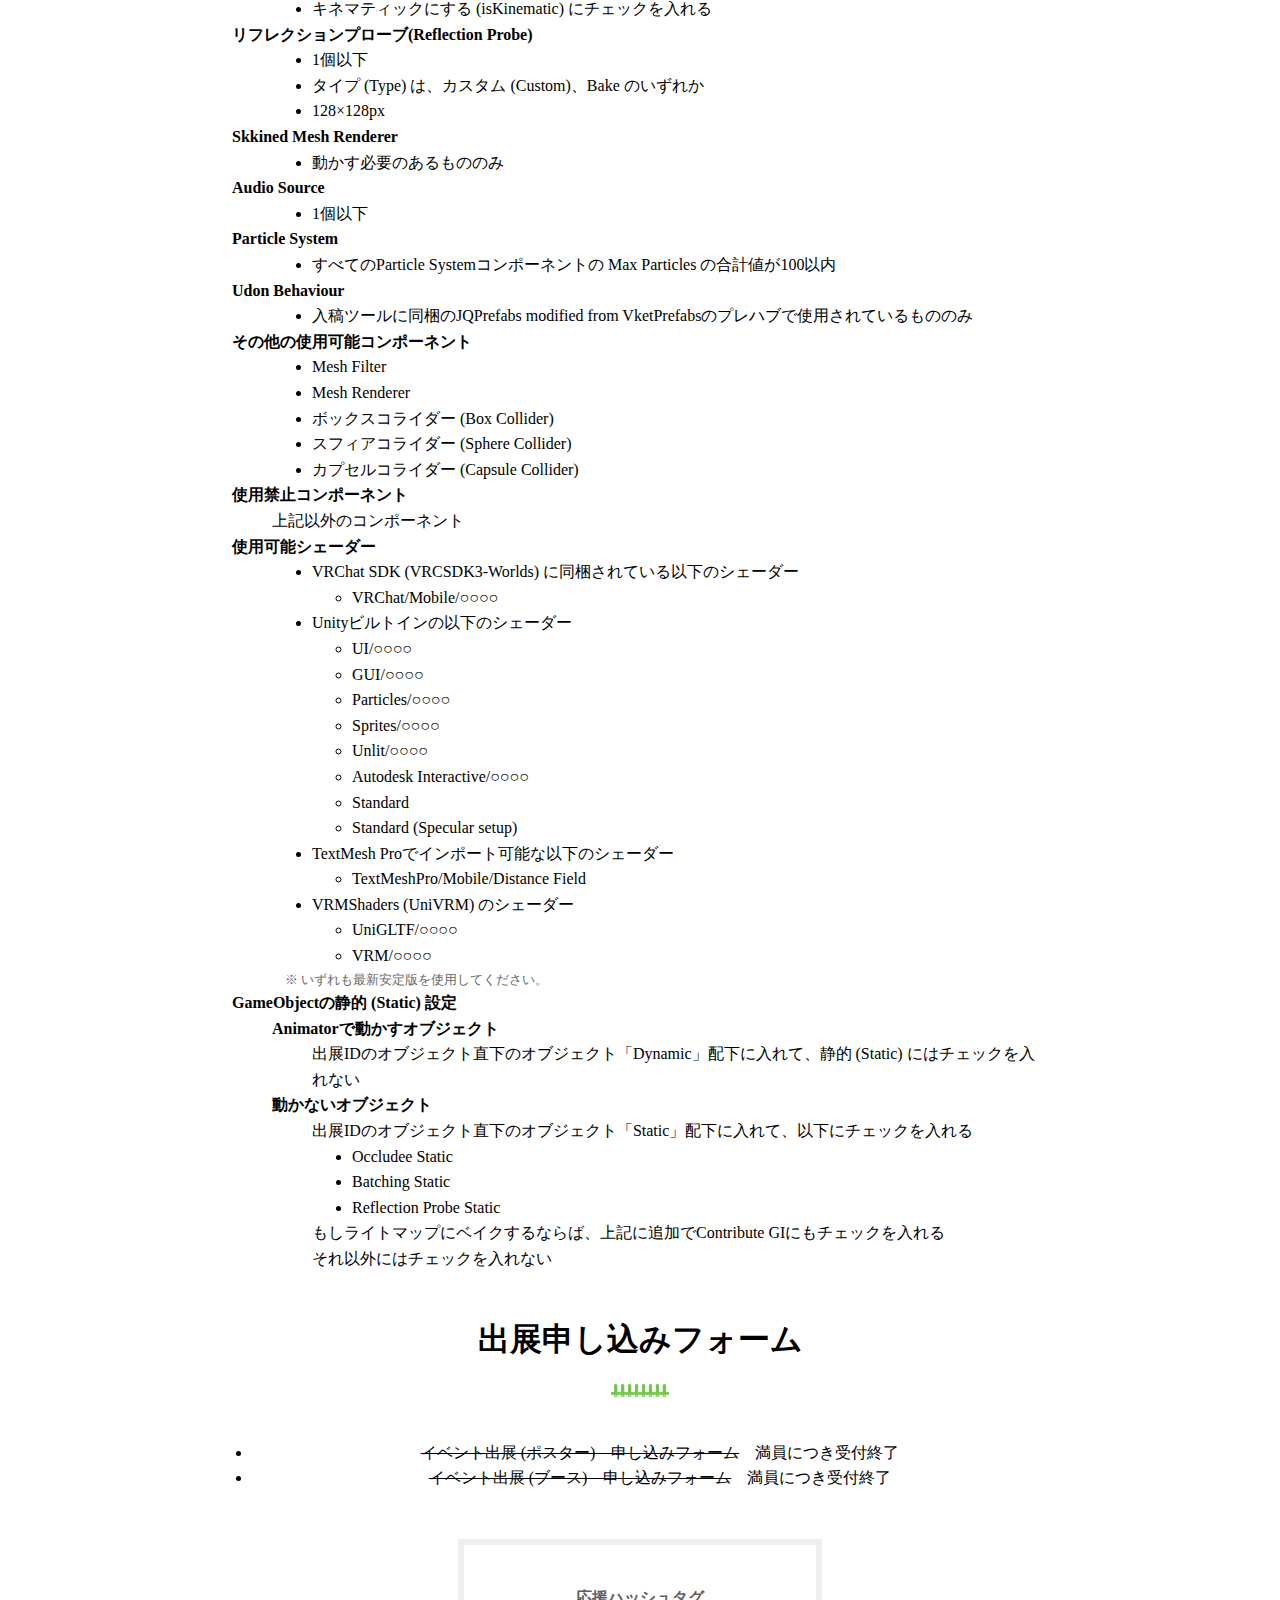
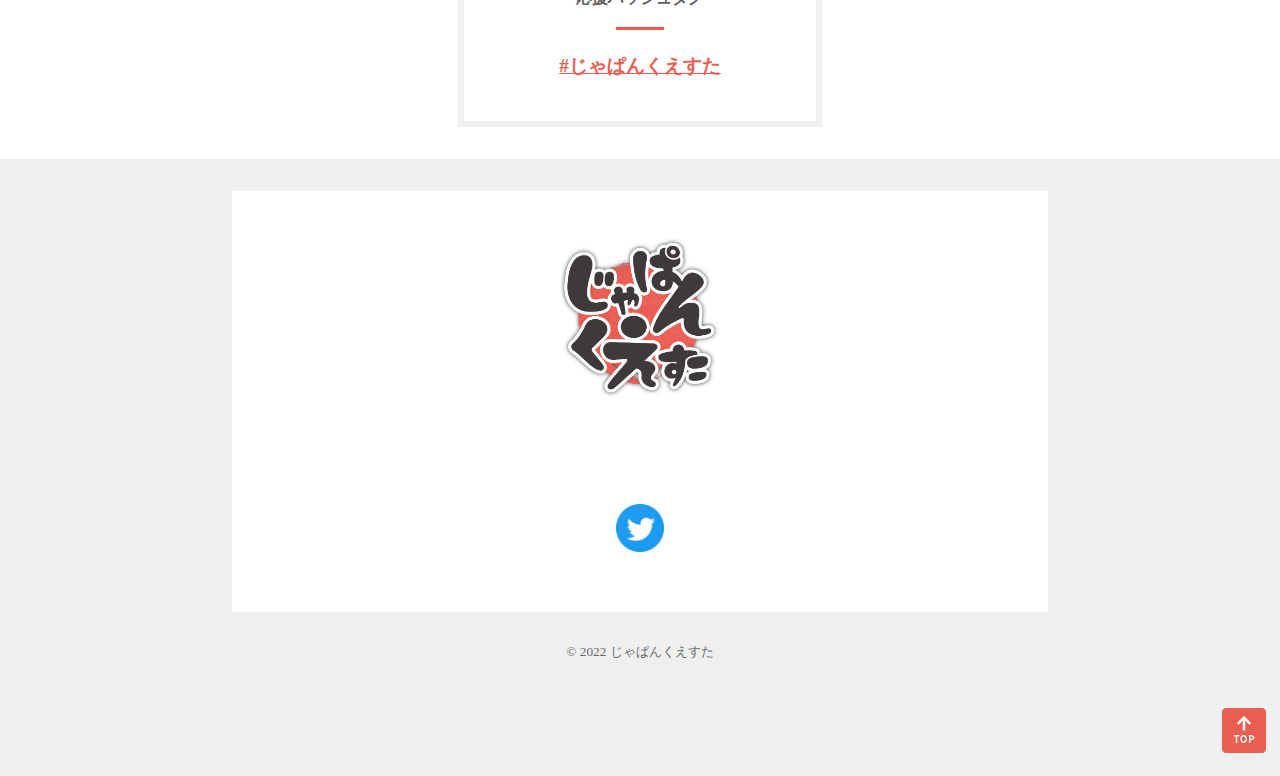
<file: exhibit-event.html>
<!DOCTYPE html>
<html xmlns="http://www.w3.org/1999/xhtml" lang="ja">
<head>
	<link rel="icon" href="favicon.ico" />
	<title>じゃぱんくえすた　イベント出展に関する情報</title>
	<meta name="twitter:card" content="summary" />
	<meta name="twitter:title" content="じゃぱんくえすた　イベント出展に関する情報" />
	<meta name="twitter:description" content="『じゃぱんくえすた』の、イベント出展に関する情報をまとめたページです。" />
	<meta name="viewport" content="width=device-width" />
	<link rel="stylesheet" href="/styles/common.css?20220820" />
	<link rel="stylesheet" href="/styles/exhibit.css?20220820" />
	<script type="module" src="/scripts/index.js?20221015"></script>
</head>
<body class="root">

<common-header pageHeading="イベント出展に関する情報"></common-header>

<exhibit-common class="root"></exhibit-common>

<h3>イベント出展 (ポスター)</h3>
<p>(8月30日変更)</p>
<ul>
	<li>解像度は<ins>、長辺が1024pxになるよう圧縮されます。</ins><del>1024×1024px以下に下げられます。</del>
		<ins><small>ただし、圧縮前の解像度が高いほど、圧縮後の品質が高くなります。</small></ins></li>
	<li><ins>アスペクト比 (縦横比) は自由です。
		<small>ヨコ 1 : タテ √2 (1.41) を推奨します。</small></ins></li>
	<li><ins><strong>長辺の解像度を1024px以上にする必要があります。</strong></ins></li>
	<li><ins><strong>タテ・ヨコの解像度を、いずれも4の倍数ピクセルにする必要があります。</strong>
		<small>1448×2048pxを推奨します。</small></ins></li>
	<li><ins>透過・半透明を禁止します。</ins></li>
	<li><strong>ブース出展をされる場合は応募できません。(ポスターはブース内に設置可能です)</strong></li>
</ul>


<h3>イベント出展 (ブース)</h3>
<ul>
	<li>大正をイメージした建物を、入稿ツールに同梱いたします。</li>
	<li>配布の建物フォルダ内には洋風タイプと和風タイプの建物がそれぞれ複数用意されているので、お好きなタイプから1種類お選びいただけます。</li>
	<li>建物内に、イベントをイメージしたオブジェクトを配置して入稿してください。</li>
	<li>建物内にはそれぞれ内装が用意されているものと、空洞のものがあります。入稿したいオブジェクトの内容に合わせて、どちらかお選びください。</li>
	<li>建物内装は自由に改変してかまいません。 (建物外壁の改変はできません)</li>
	<li>建物内装は入稿ツールによるビルド容量計算・パフォーマンス計測対象に含まれます。必要に応じてメッシュの結合や、テクスチャの圧縮等をしてください。</li>
	<li>ブースには外殻が付きます。つまり、上限と同程度のサイズでブースを作成した場合、床と同じく上下左右奥の外壁は見えなくなります。</li>
	<li>負荷軽減のため、ブースは長屋の中に配置され、近づくと扉が開く仕組みになります。</li>
	<li>長屋に常に表示しておく看板<ins>のテクスチャ</ins>を、ブースと別に<ins>同じフォームから</ins>入稿していただきます。
		<ul>
			<li><strong>ヨコ2048px × タテ512px</strong></li>
			<li>外装の前面へ設置します。</li>
			<li>看板テクスチャの入稿がない場合は、代わりにイベント名をテキストで配置します。</li>
		</ul>
		(9月19日詳細追記)
	</li>
	<li>ブース内の文字は <a href="https://summer2022.vket.com/docs/official_distribution_package#uitemplate">キャンバスのTextコンポーネントの利用</a> を推奨します。
		<small>入稿ツールに同梱のJQPrefabs modified from VketPrefabsをご利用ください</small></li>
	<li>QRコードは、Questで読み取るのが困難である (QRコードをURL化できない) ため非推奨です。出展イベント一覧ページを用意する予定ですので、必要であればそちらへ誘導してください。</li>
</ul>
<dl>
	<dt>入稿データ</dt>
		<dd><ul>
			<li>ビルドサイズ5MB以内
				<strong><small>Androidビルドで確認を行う</small></strong></li>
			<li>テクスチャの圧縮形式は次のいずれか<ul>
				<li>ASTC compressed 6x6 (圧縮率低・高画質)</li>
				<li>ASTC compressed 8x8</li>
				<li>ASTC compressed 10x10 (圧縮率高・低画質)</li>
			</ul><small><ins>テクスチャのインポート設定で、AndroidプラットフォームのOverrideへチェックを入れてください。</ins> (10月5日追記)</small></li>
			<li>ライトマップは256×256pxを1枚まで <small>圧縮がかかります。</small></li>
		</ul></dd>
	<dt>シーン</dt>
		<dd><ul>
			<li>ブースの大きさは4×4×高さ5m以内
				<small>Unityでシーンの原点から、X軸±2m、Y軸+(上)5m、Z軸±2m</small></li>
			<li>SetPassCalls 20以内</li>
			<li>Batches 30以内</li>
		</ul></dd>
	<dt>VRC Pickup</dt>
		<dd><ul>
			<li>5個以下</li>
			<li>JQPrefabs modified from VketPrefabs (入稿ツールに同梱) の
				<a rel="external" href="https://summer2022.vket.com/docs/official_distribution_package_vket_pickup" target="_blank">VketPickupプレハブ</a>を使用</li>
		</ul></dd>
	<dt>VRC Station</dt>
		<dd><ul>
			<li>JQPrefabs modified from VketPrefabs (入稿ツールに同梱) のVRCChair3プレハブを使用 (10月5日追記)</li>
		</ul></dd>
	<dt>Animator</dt>
		<dd><ul>
			<li>20個以下</li>
		</ul></dd>
	<dt>ライト (Light)</dt>
		<dd><ul>
			<li>タイプ (Type) は、スポット (Spot)、ポイント (Point)、エリア (Area) のいずれか</li>
			<li>モード (Mode) は、ベイク (Baked)</li>
			<li><small>LightProbeは運営側でブースの周りに設置されます</small></li>
		</ul></dd>
	<dt><span>キャンバス</span> <span>(Canvas)</span></dt>
		<dd><ul>
			<li>レンダーモード (RenderMode) は、ワールド空間 (WorldSpace)</li>
		</ul></dd>
	<dt><span>リジッドボディ</span> <span>(Rigidbody)</span></dt>
		<dd><ul>
			<li>キネマティックにする (isKinematic) にチェックを入れる</li>
		</ul></dd>
		<dt><span>リフレクション</span><span>プローブ</span><span>(Reflection Probe)</span></dt>
			<dd><ul>
				<li>1個以下</li>
				<li>タイプ (Type) は、カスタム (Custom)、Bake のいずれか</li>
				<li>128×128px</li>
			</ul></dd>
	<dt>Skkined Mesh Renderer</dt>
		<dd><ul>
			<li>動かす必要のあるもののみ</li>
		</ul></dd>
	<dt>Audio Source</dt>
		<dd><ul>
			<li>1個以下</li>
		</ul></dd>
	<dt>Particle System</dt>
		<dd><ul>
			<li>すべてのParticle Systemコンポーネントの Max Particles の合計値が100以内</li>
		</ul></dd>
	<dt>Udon Behaviour</dt>
		<dd><ul>
			<li>入稿ツールに同梱のJQPrefabs modified from VketPrefabsのプレハブで使用されているもののみ</li>
		</ul></dd>
	<dt><span>その他の使用可能</span><span>コンポーネント</span></dt>
		<dd><ul>
			<li>Mesh Filter</li>
			<li>Mesh Renderer</li>
			<li>ボックスコライダー (Box Collider)</li>
			<li>スフィアコライダー (Sphere Collider)</li>
			<li>カプセルコライダー (Capsule Collider)</li>
		</ul></dd>
	<dt><span>使用禁止</span><span>コンポーネント</span></dt>
		<dd>上記以外のコンポーネント</dd>
	<dt>使用可能シェーダー</dt>
		<dd>
			<ul>
				<li>VRChat SDK (VRCSDK3-Worlds) に同梱されている以下のシェーダー<ul>
					<li>VRChat/Mobile/○○○○</li>
				</ul></li>
				<li>Unityビルトインの以下のシェーダー<ul>
					<li>UI/○○○○</li>
					<li>GUI/○○○○</li>
					<li>Particles/○○○○</li>
					<li>Sprites/○○○○</li>
					<li>Unlit/○○○○</li>
					<li>Autodesk Interactive/○○○○</li>
					<li>Standard</li>
					<li>Standard (Specular setup)</li>
				</ul></li>
				<li>TextMesh Proでインポート可能な以下のシェーダー<ul>
					<li>TextMeshPro/Mobile/Distance Field</li>
				</ul></li>
				<li>VRMShaders (UniVRM) のシェーダー<ul>
					<li>UniGLTF/○○○○</li>
					<li>VRM/○○○○</li>
				</ul></li>
			</ul>
			<small>いずれも最新安定版を使用してください。</small>
		</dd>
	<dt><span>GameObjectの</span><span>静的 (Static) 設定</span></dt><dd><dl>
		<dt>Animatorで動かすオブジェクト</dt>
			<dd>出展IDのオブジェクト直下のオブジェクト「Dynamic」配下に入れて、静的 (Static) にはチェックを入れない</dd>
		<dt>動かないオブジェクト</dt>
			<dd>出展IDのオブジェクト直下のオブジェクト「Static」配下に入れて、以下にチェックを入れる<ul>
				<li>Occludee Static</li>
				<li>Batching Static</li>
				<li>Reflection Probe Static</li>
			</ul></dd>
			<dd>もしライトマップにベイクするならば、上記に追加でContribute GIにもチェックを入れる</dd>
			<dd>それ以外にはチェックを入れない</dd>
	</dl></dd>
</dl>

<h2 id="form">出展申し込みフォーム</h2>
<ul>
	<li><s>イベント出展 (ポスター)　申し込みフォーム</s>　満員につき受付終了</li>
	<li><s>イベント出展 (ブース)　申し込みフォーム</s>　満員につき受付終了</li>
</ul>

<common-footer></common-footer>

</body>
</html>
</file>
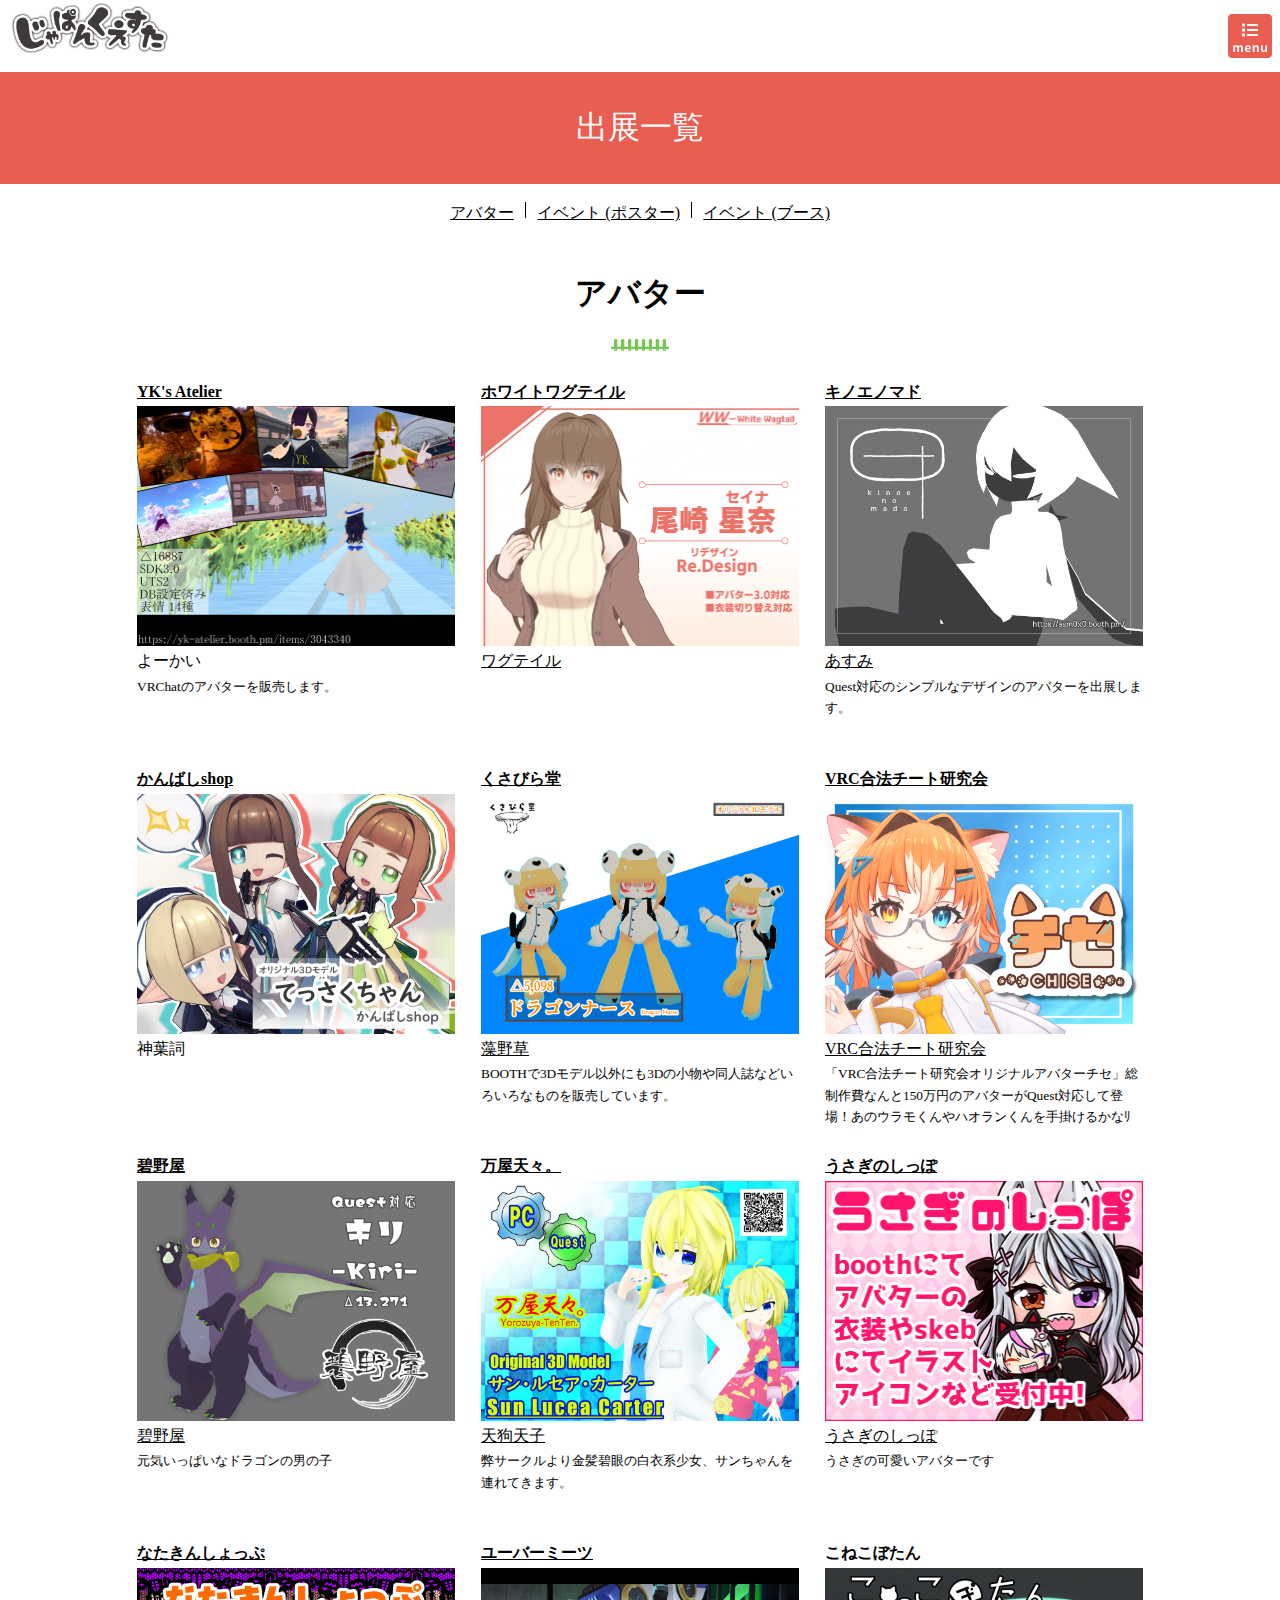
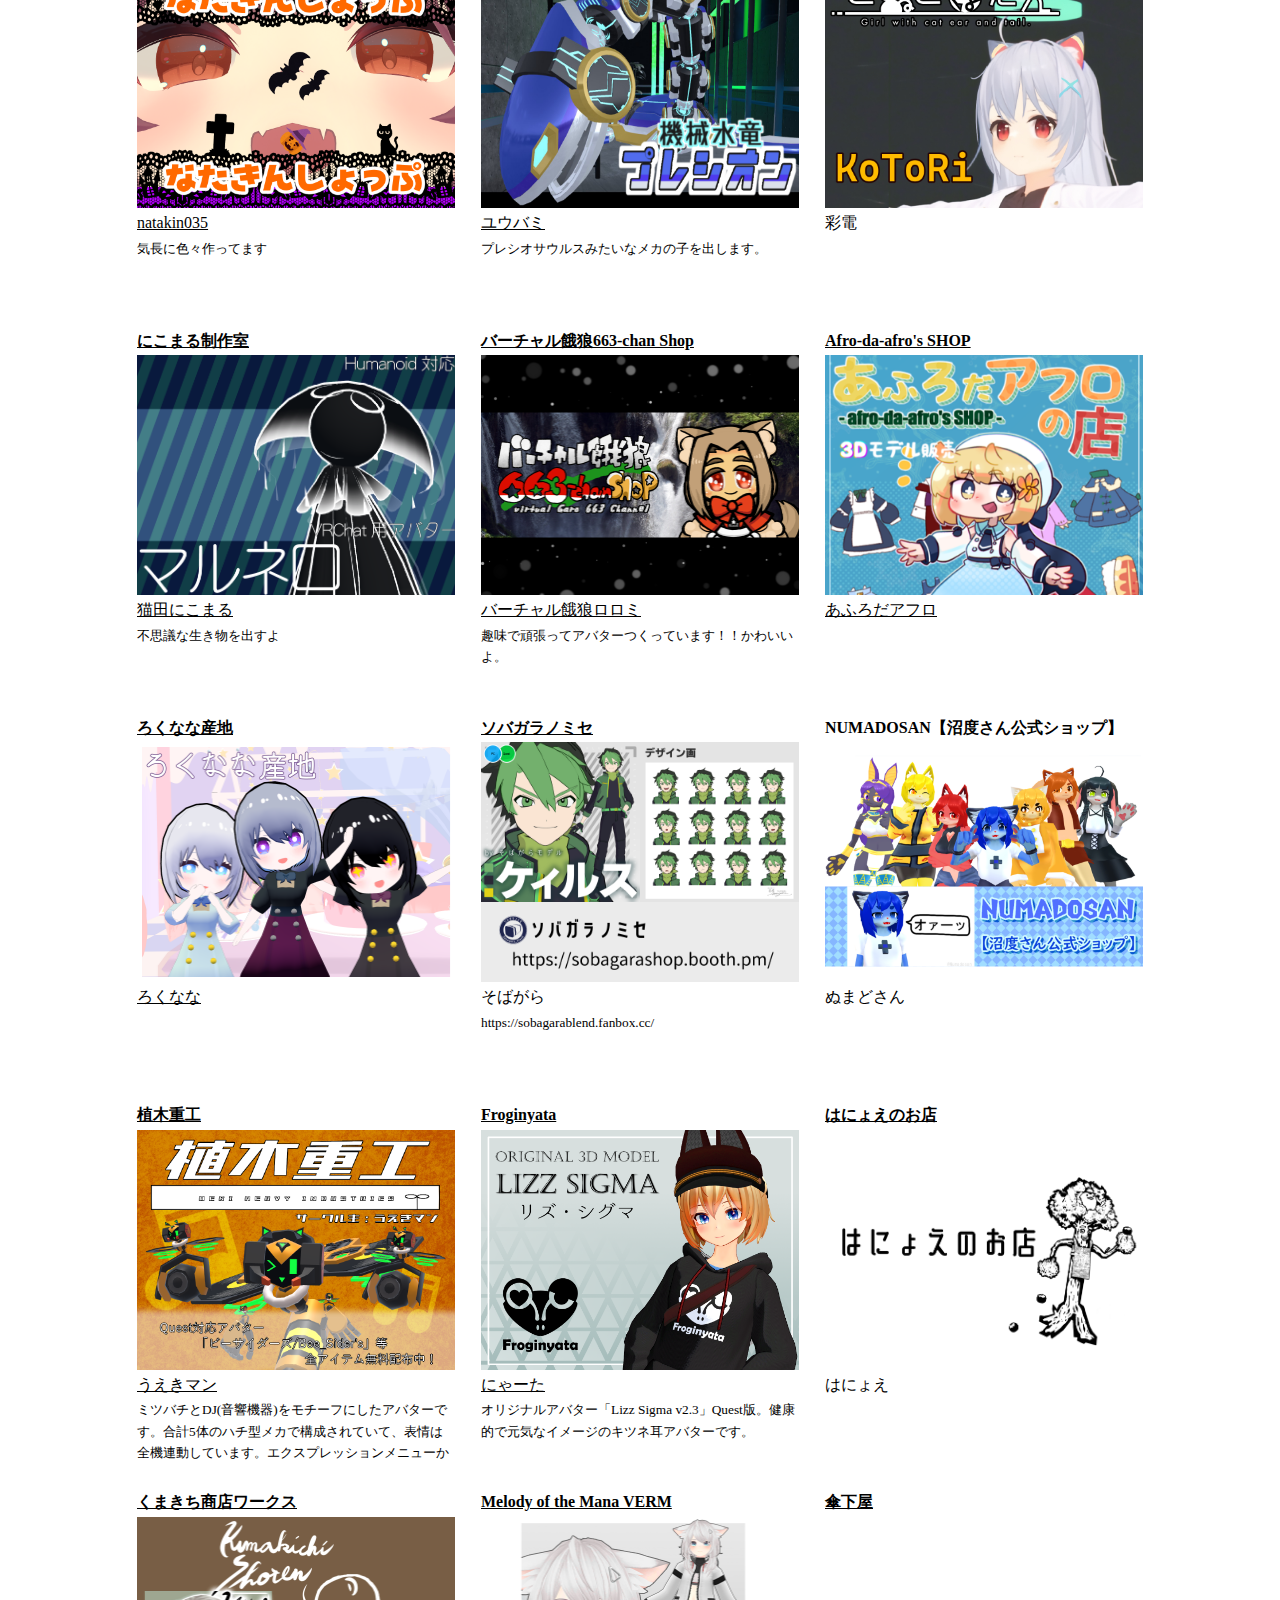
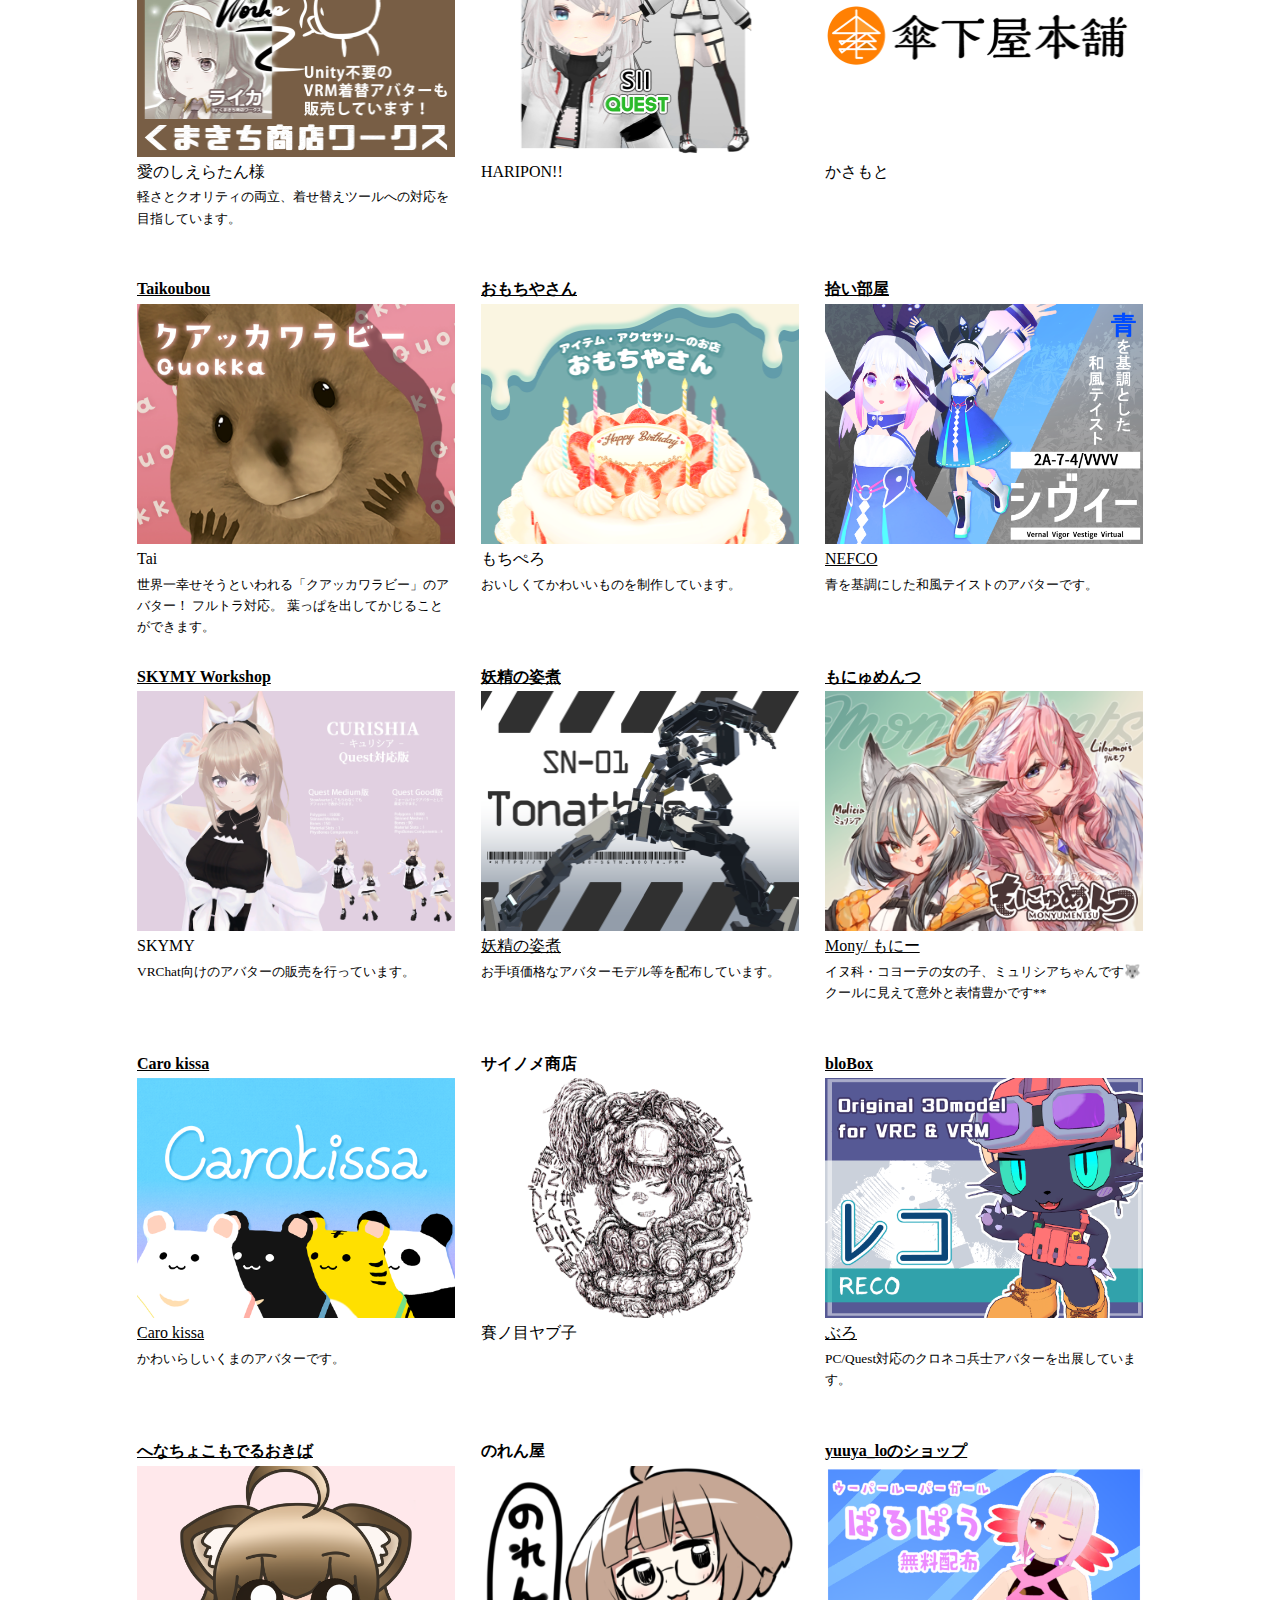
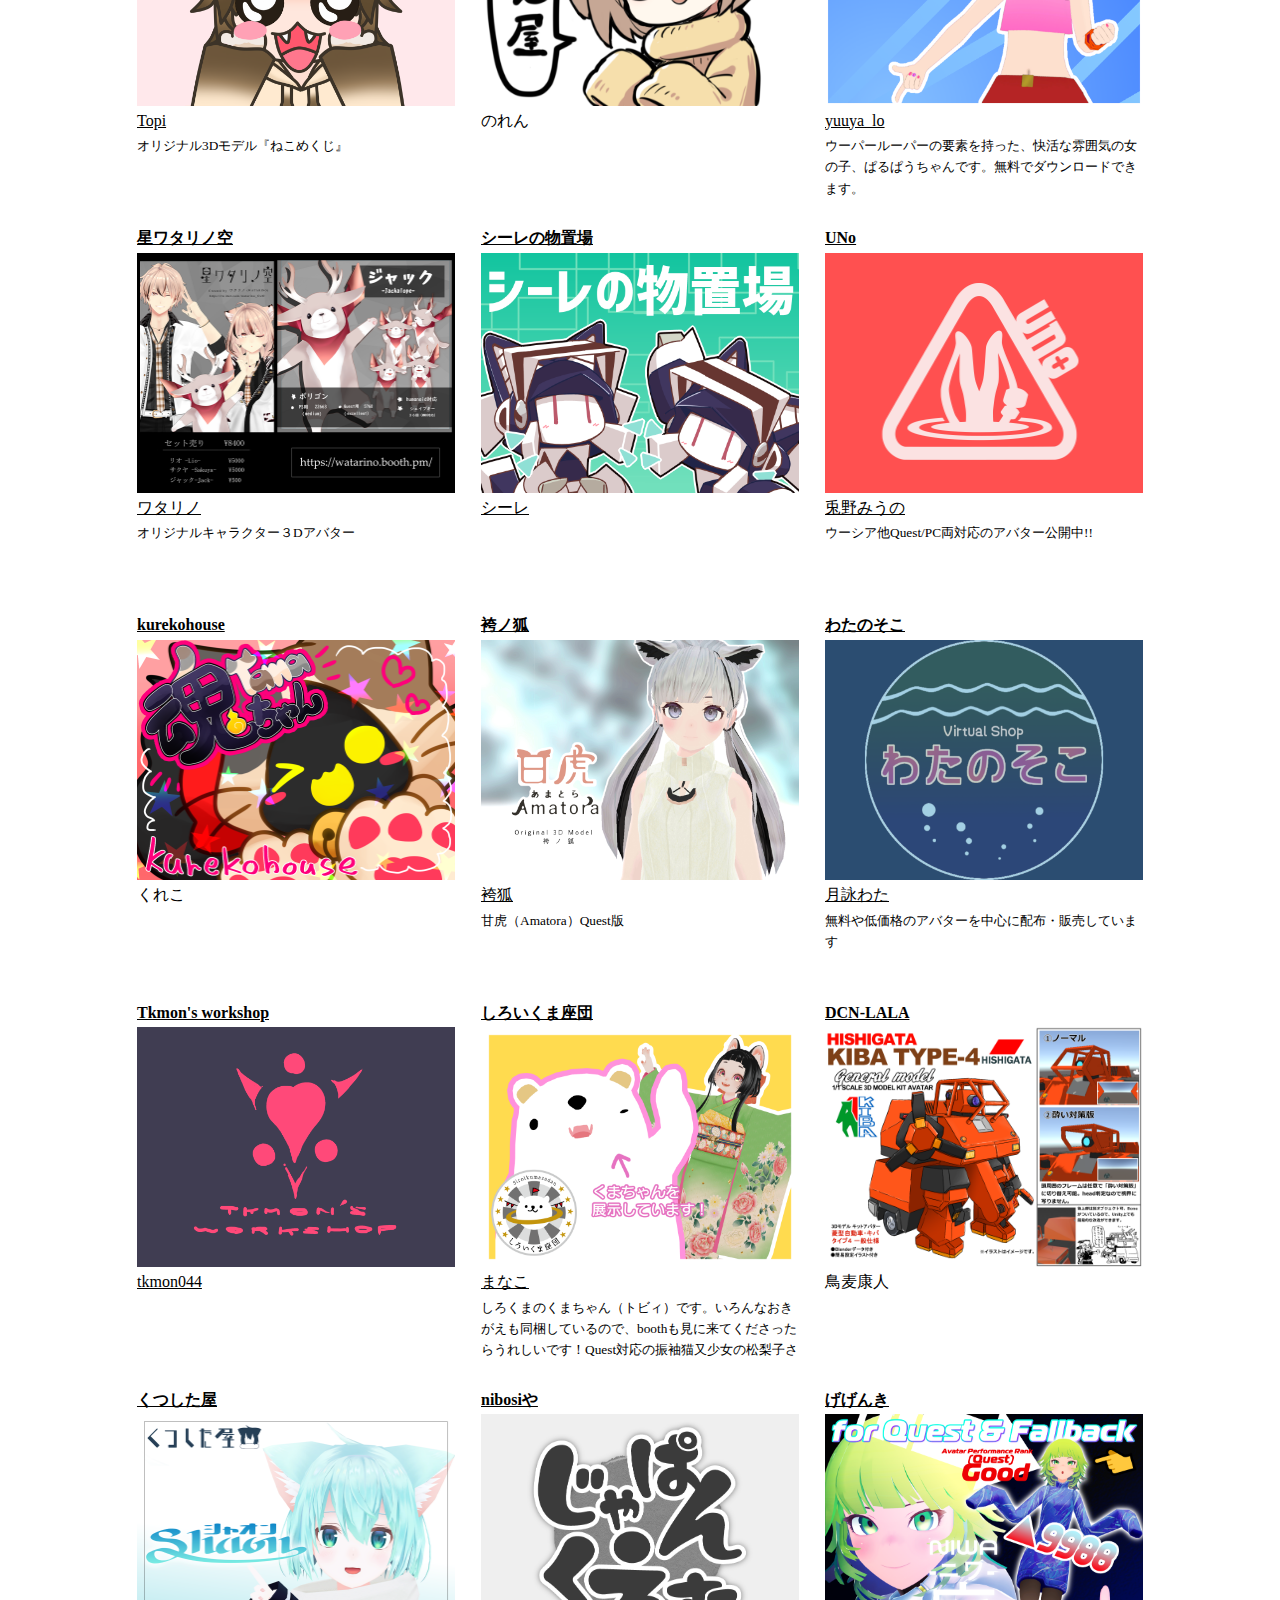
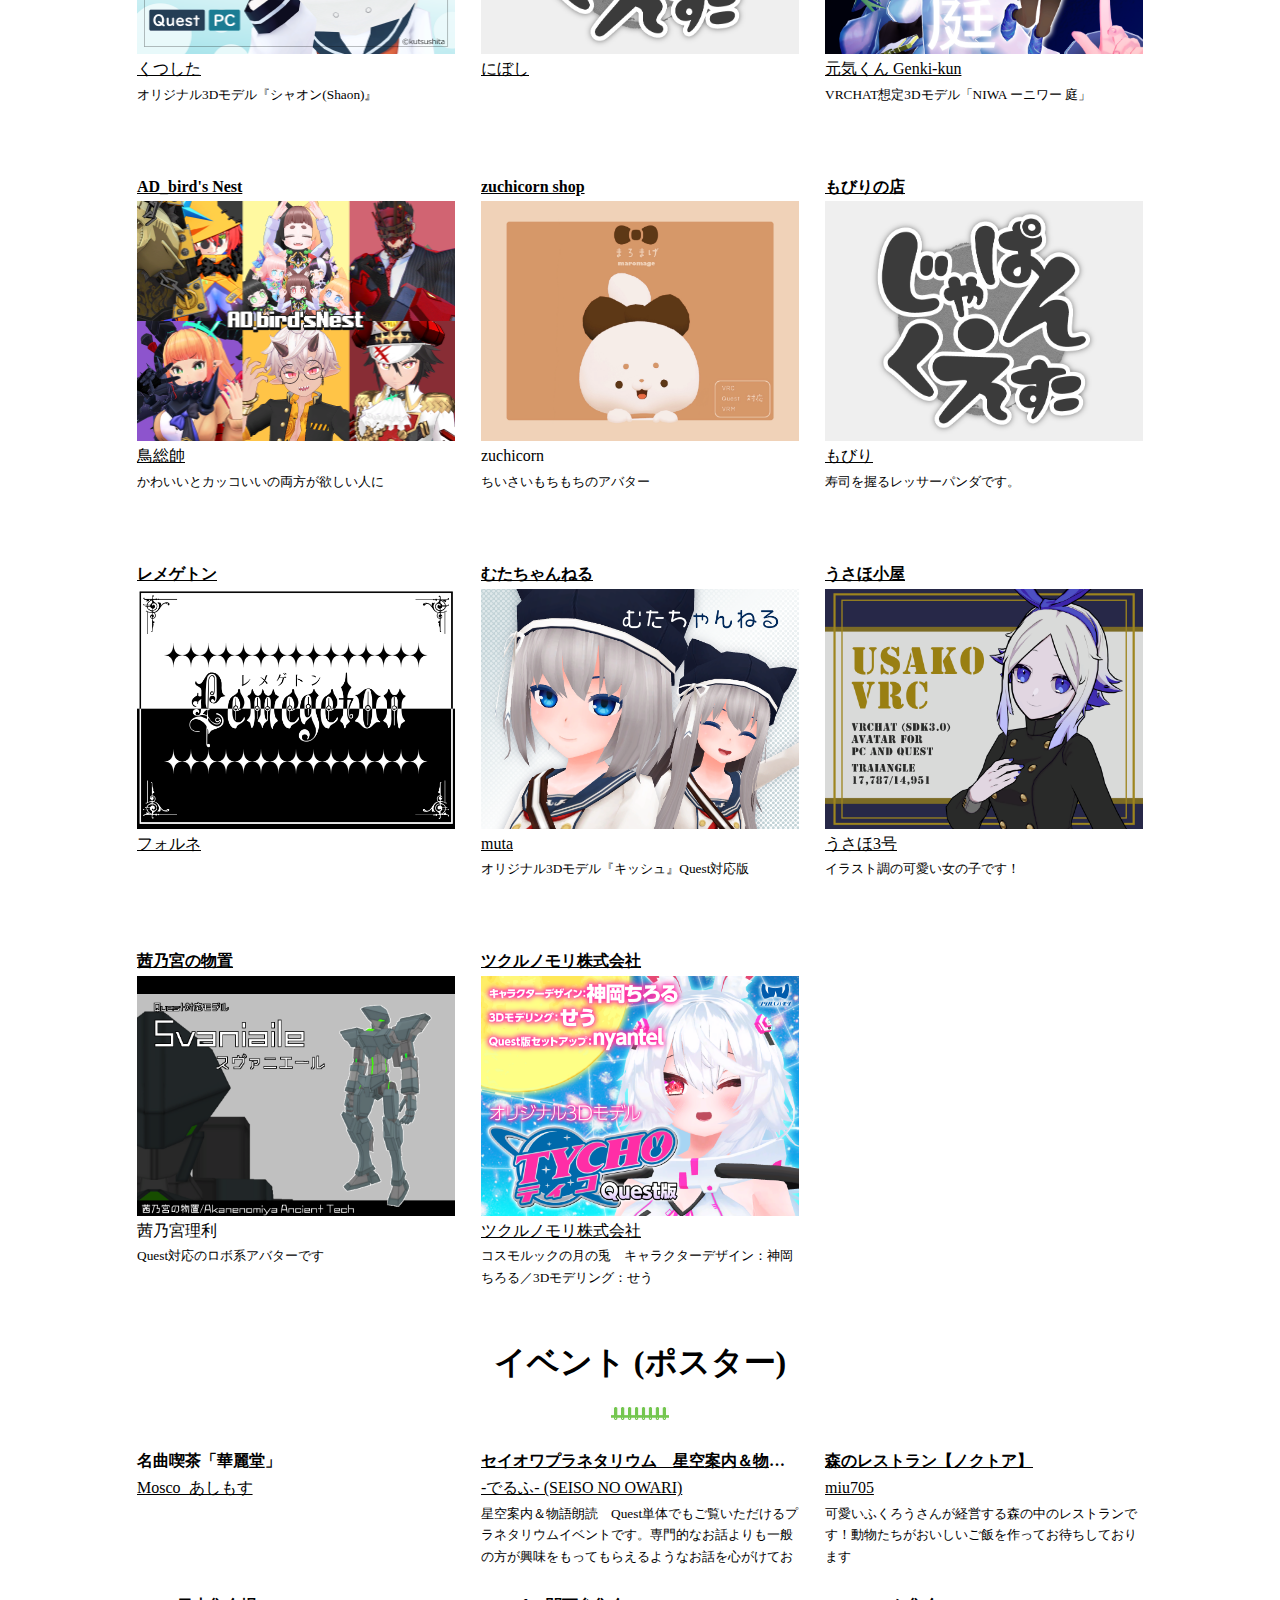
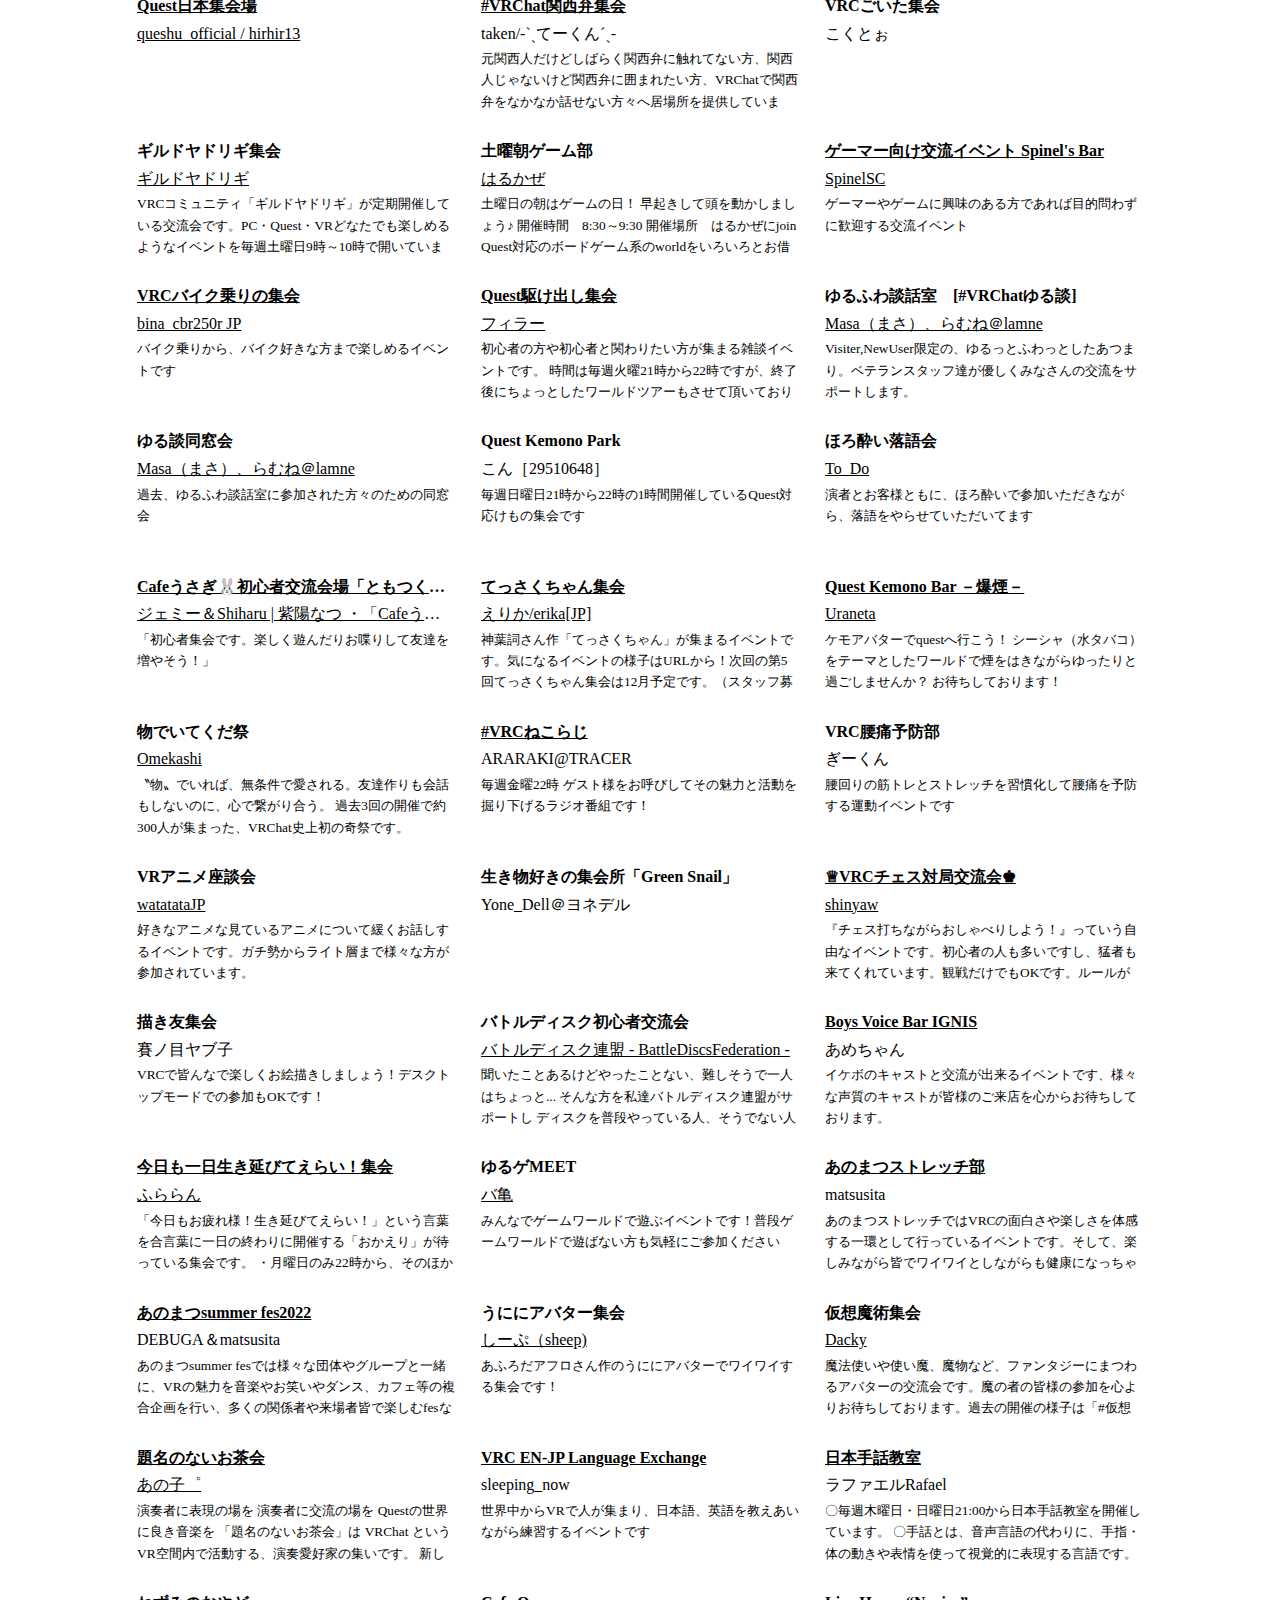
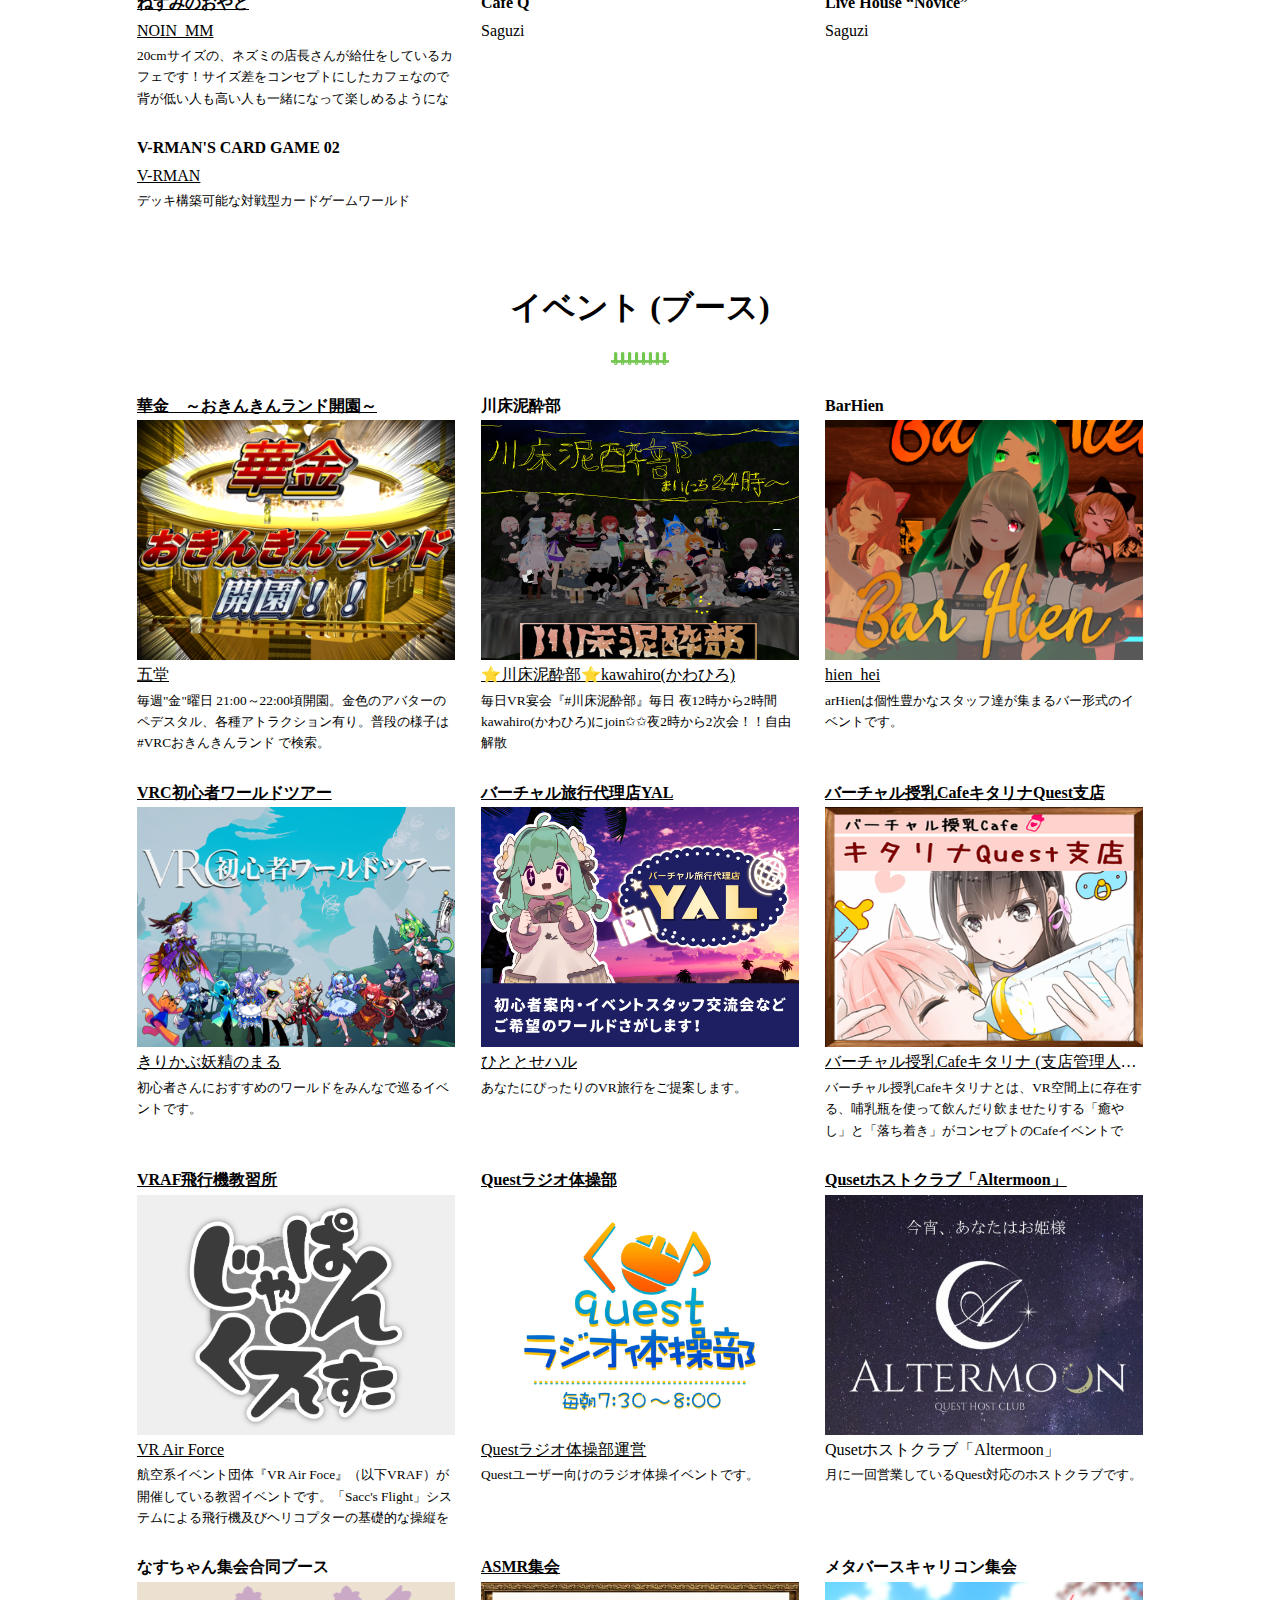
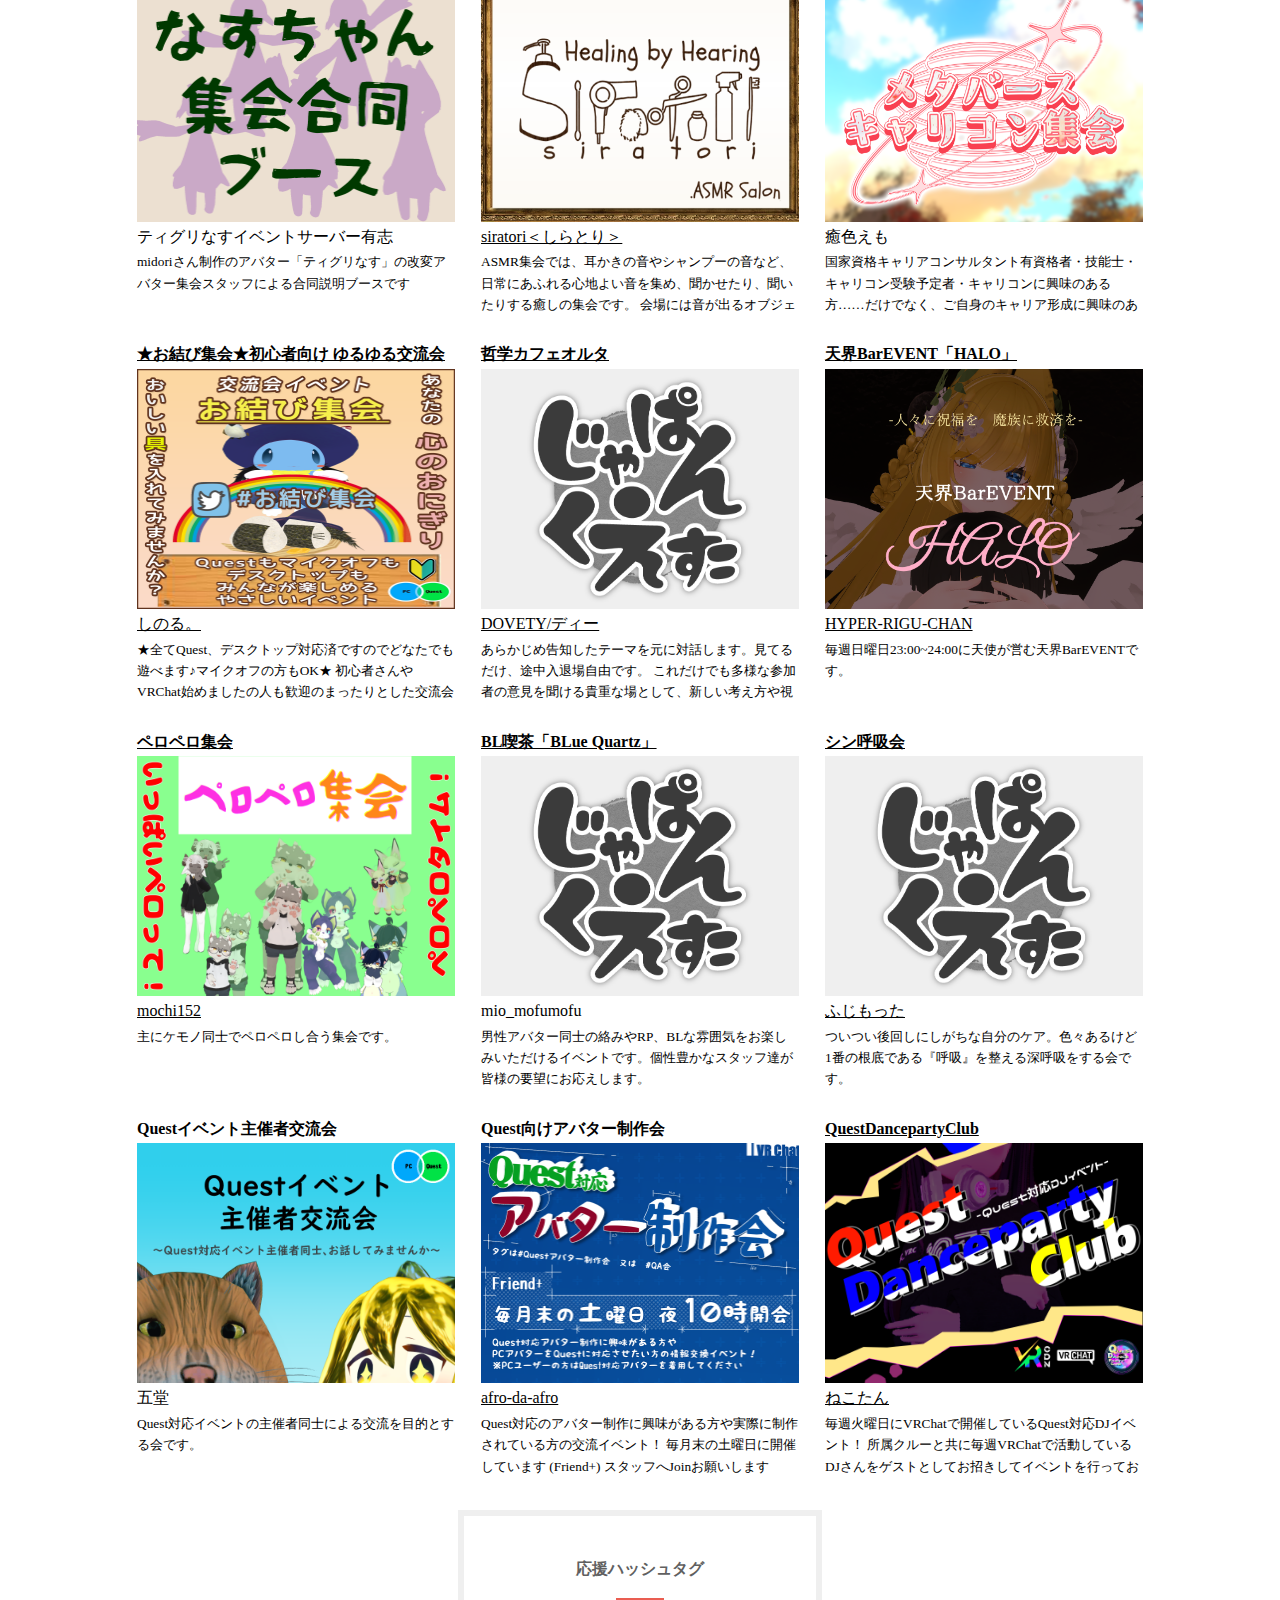
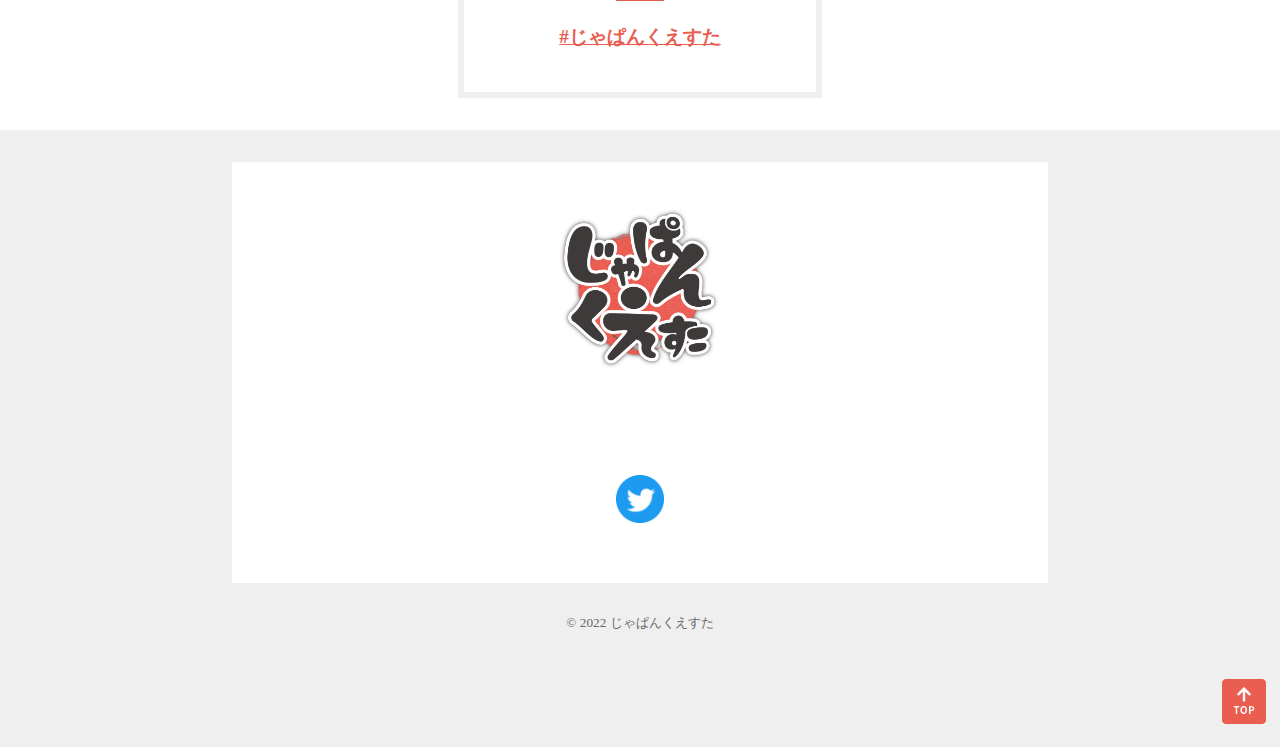
<file: exhibit-lists.html>
<!DOCTYPE html>
<html xmlns="http://www.w3.org/1999/xhtml" lang="ja">
<head>
	<link rel="icon" href="favicon.ico" />
	<title>じゃぱんくえすた　出展一覧</title>
	<meta name="twitter:card" content="summary" />
	<meta name="twitter:title" content="じゃぱんくえすた　出展一覧" />
	<meta name="twitter:description" content="『じゃぱんくえすた』の出展アバター・イベントの一覧です。" />
	<meta name="viewport" content="width=device-width" />
	<link rel="stylesheet" href="/styles/common.css" />
	<link rel="stylesheet" href="/styles/exhibit-lists.css" />
	<script type="module" src="/scripts/index.js?20221111"></script>
</head>
<body class="root">

<common-header pageHeading="出展一覧"></common-header>

<nav>
	<ul>
		<li><a href="#avatar">アバター</a></li>
		<li><a href="#event-poster">イベント (ポスター)</a></li>
		<li><a href="#event-booth">イベント (ブース)</a></li>
	</ul>
</nav>

<h2 id="avatar">アバター</h2>
<exhibit-list category="avatar"></exhibit-list>

<h2 id="event-poster">イベント (ポスター)</h2>
<exhibit-list category="eventPoster"></exhibit-list>

<h2 id="event-booth">イベント (ブース)</h2>
<exhibit-list category="eventBooth"></exhibit-list>

<common-footer></common-footer>

</body>
</html>
</file>
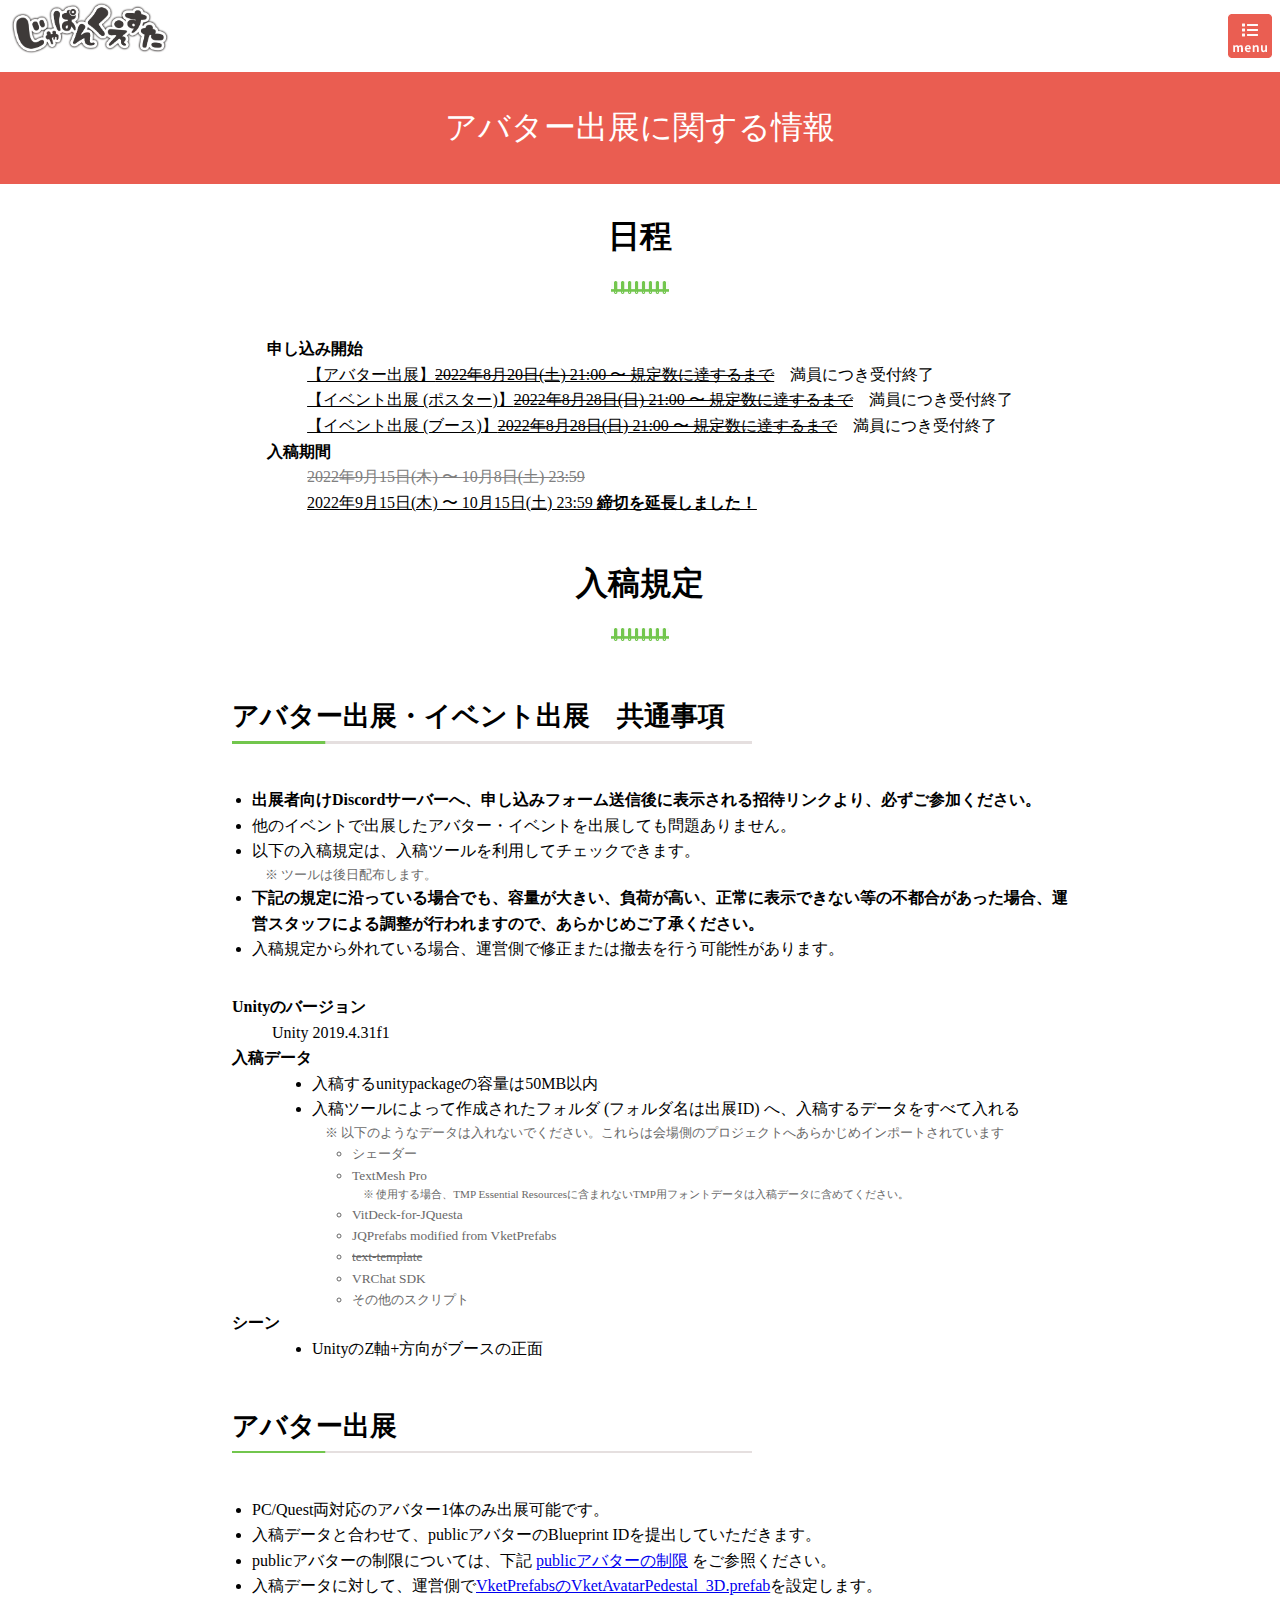
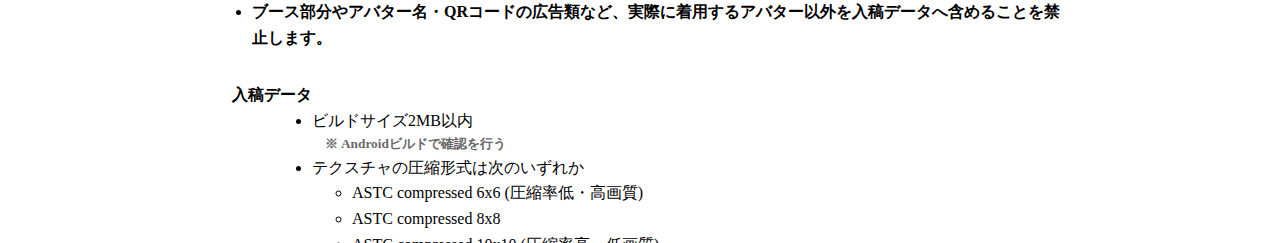
<file: exhibit.html>
<!DOCTYPE html>
<html xmlns="http://www.w3.org/1999/xhtml" lang="ja">
<head>
	<meta http-equiv="refresh" content="0; URL=/exhibit-avatar.html" />
	<link rel="canonical" href="https://jquesta.jp/exhibit-avatar.html" />
	<link rel="icon" href="favicon.ico" />
	<title>じゃぱんくえすた　出展に関する情報</title>
	<meta name="twitter:card" content="summary" />
	<meta name="twitter:title" content="じゃぱんくえすた　出展に関する情報" />
	<meta name="twitter:description" content="『じゃぱんくえすた』の、出展に関する情報をまとめたページです。" />
</head>
<body>
<a href="/exhibit-avatar.html">/exhibit-avatar.html</a>
</body>
</html>
</file>
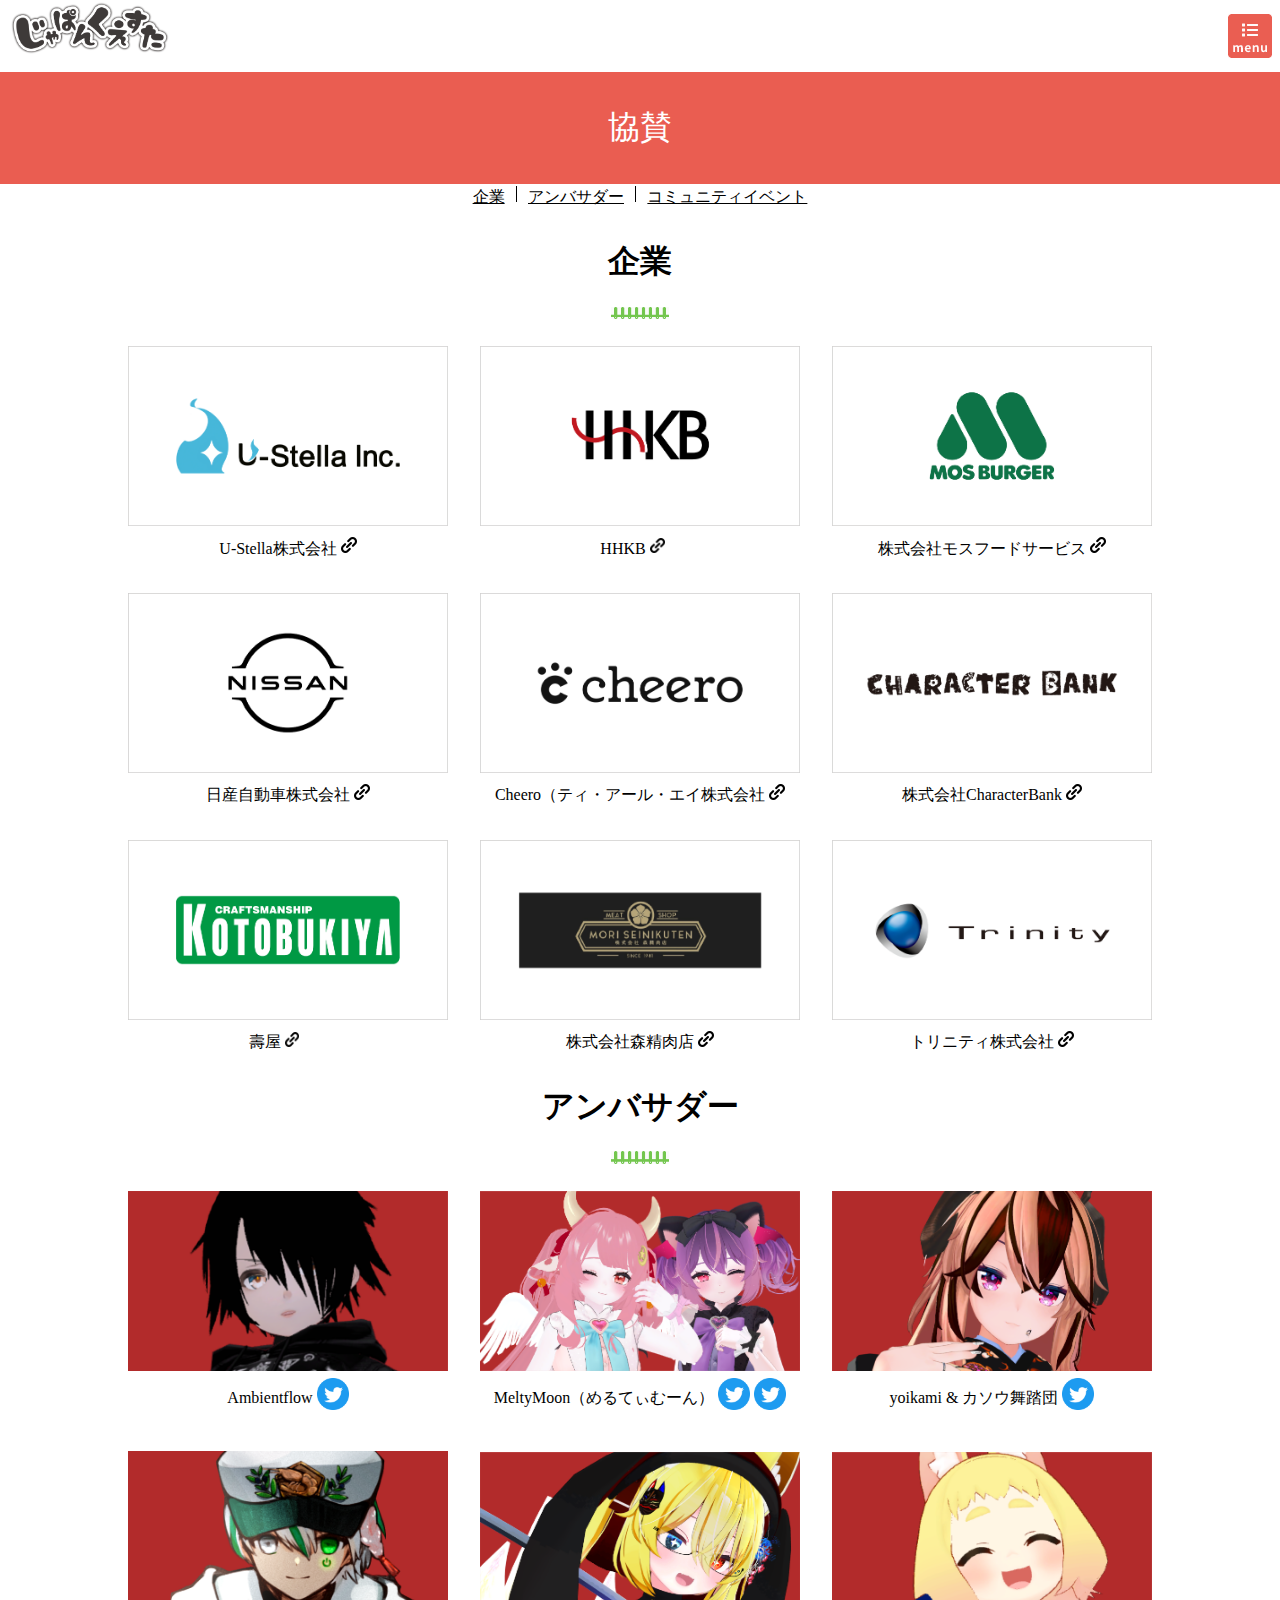
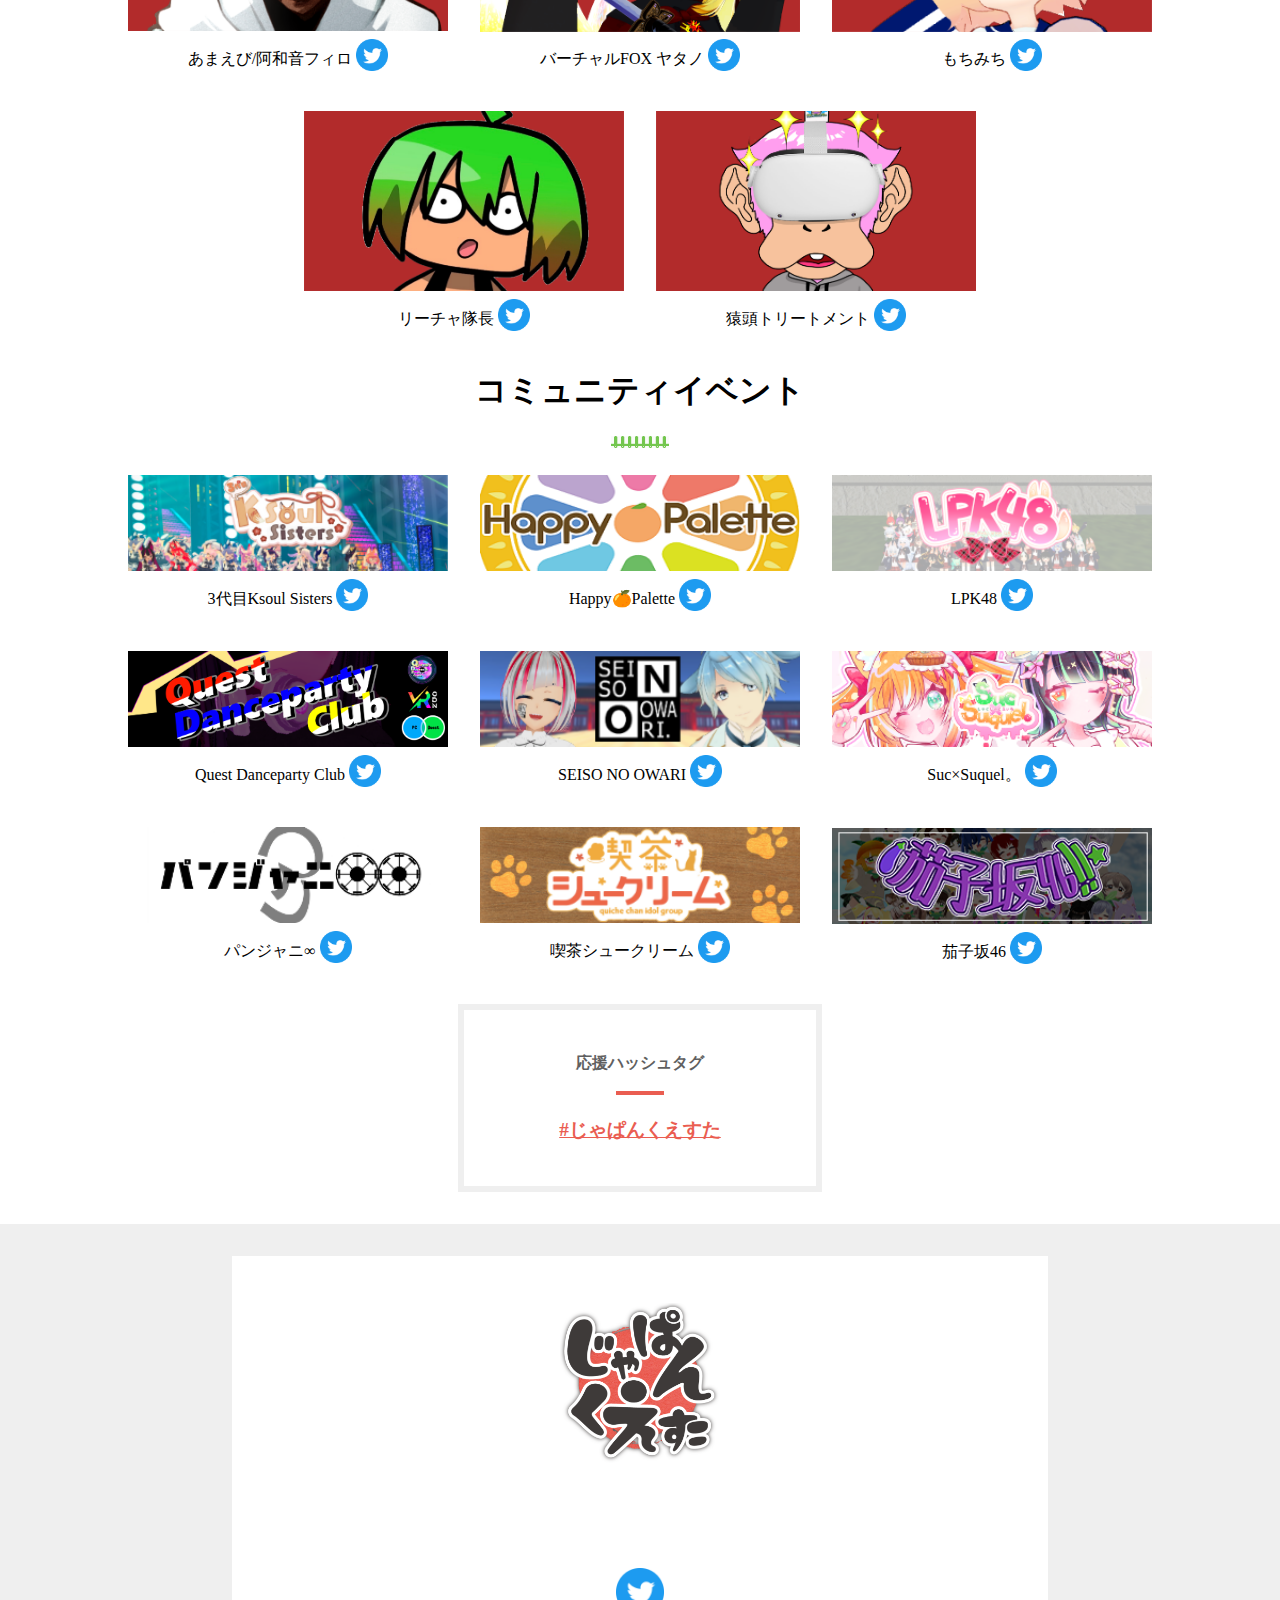
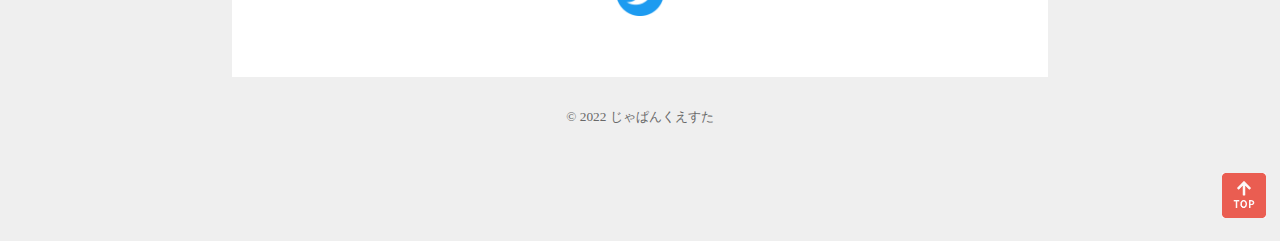
<file: sponsorship.html>
<!DOCTYPE html>
<html xmlns="http://www.w3.org/1999/xhtml" lang="ja">
<head>
	<meta charset="UTF-8" />
	<link rel="icon" href="favicon.ico" />
	<title>じゃぱんくえすた　協賛</title>
	<meta name="twitter:card" content="summary" />
	<meta name="twitter:title" content="じゃぱんくえすた　協賛" />
	<meta name="twitter:description" content="企業、アンバサダー、コミュニティイベントなど、当イベントを協賛して下さった団体様のご紹介です。" />
	<meta name="viewport" content="width=device-width" />
	<link rel="stylesheet" href="/styles/common.css?20221112" />
	<script type="module" src="/scripts/index.js?20221111-2"></script>
	<link rel="stylesheet" href="/styles/exhibit-lists.css" />
	<link rel="stylesheet" href="styles/sponsorship.css?20221120" />
</head>
<body>
	<common-header pageHeading="協賛"></common-header>
	<nav>
		<ul>
			<li><a href="#company">企業</a></li>
			<li><a href="#ambassador">アンバサダー</a></li>
			<li><a href="#community">コミュニティイベント</a></li>
		</ul>
	</nav>

	<h2 id="company">企業</h2>
	<div class="box">
		<div>
			<img src="images/logo_U-Stella.png" alt="" />
			<div class="info">
				<a>U-Stella株式会社</a>
				<a href="https://u-stella.co.jp/"><img src="images/icon_link.png" class="link" alt="" /></a>
			</div>
		</div>
		<div>
			<img src="images/logo_PFU.png" alt="" />
			<div class="info">
				<a>HHKB</a>
				<a href="https://happyhackingkb.com/jp/"><img src="images/icon_link.png" class="link" alt="" /></a>
			</div>
		</div>
		<div>
			<img src="images/logo_mos.png" alt="" />
			<div class="info">
				<a>株式会社モスフードサービス</a>
				<a href="https://www.mos.co.jp/company/"><img src="images/icon_link.png" class="link" alt="" /></a>
			</div>
		</div>
		<div>
			<img src="images/logo_Nissan.png" alt="" />
			<div class="info">
				<a>日産自動車株式会社</a>
				<a href="https://www.nissan-global.com/JP/"><img src="images/icon_link.png" class="link" alt="" /></a>
			</div>
		</div>
		<div>
			<img src="images/logo_cheero.png" alt="" />
			<div class="info">
				<a>Cheero（ティ・アール・エイ株式会社</a>
				<a href="https://cheero.shop/"><img src="images/icon_link.png" class="link" alt="" /></a>
			</div>
		</div>
		<div>
			<img src="images/logo_black.png" alt="" />
			<div class="info">
				<a>株式会社CharacterBank</a>
				<a href="https://character-bank.com/"><img src="images/icon_link.png" class="link" alt="" /></a>
			</div>
		</div>
		<div>
			<img src="images/logo_kotobukiya.png" alt="" />
			<div class="info">
				<a>壽屋</a>
				<a href="https://www.kotobukiya.co.jp/"><img src="images/icon_link.png" class="link" alt="" /></a>
			</div>
		</div>
		<div>
			<img src="images/logo_mori.png" alt="" />
			<div class="info">
				<a>株式会社森精肉店</a>
				<a href="https://www.xn--hxt03u0sq8rd.com/"><img src="images/icon_link.png" class="link" alt="" /></a>
			</div>
		</div>
		<div>
			<img src="images/logo_trinity.png" alt="" />
			<div class="info">
				<a>トリニティ株式会社</a>
				<a href="https://trinity.jp/"><img src="images/icon_link.png" class="link" alt="" /></a>
			</div>
		</div>
	</div>
	<h2 id="ambassador">アンバサダー</h2>
	<div class="box">
		<div class="top">
			<img src="images/a_Ambientflow.png" alt="" />
			<div class="info">
				<a>Ambientflow</a>
				<a href="https://twitter.com/Ku_Ambientflow"><img src="images/Twitter_social_icons-circle-blue.png" class="twitter" alt="" /></a>
			</div>
		</div>
		<div class="top">
			<img src="images/a_MeltyMoon.png" alt="" />
			<div class="info">
				<a>MeltyMoon（めるてぃむーん）</a>
				<a href="https://twitter.com/Vanp_Melty"><img src="images/Twitter_social_icons-circle-blue.png" class="twitter" alt="" /></a>
				<a href="https://twitter.com/ushikumausagivv"><img src="images/Twitter_social_icons-circle-blue.png" class="twitter" alt="" /></a>
			</div>
		</div>
		<div class="top">
			<img src="images/a_yoikami.png" alt="" />
			<div class="info">
				<a>yoikami & カソウ舞踏団</a>
				<a href="https://twitter.com/yoikami_VRC"><img src="images/Twitter_social_icons-circle-blue.png" class="twitter" alt="" /></a>
			</div>
		</div>
		<div class="top">
			<img src="images/a_amaebi.png" alt="" />
			<div class="info">
				<a>あまえび/阿和音フィロ</a>
				<a href="https://twitter.com/Awane_Philo"><img src="images/Twitter_social_icons-circle-blue.png" class="twitter" alt="" /></a>
			</div>
		</div>
		<div>
			<img src="images/a_yatano.png" alt="" />
			<div class="info">
				<a>バーチャルFOX ヤタノ</a>
				<a href="https://twitter.com/fox_yata9"><img src="images/Twitter_social_icons-circle-blue.png" class="twitter" alt="" /></a>
			</div>
		</div>
		<div>
			<img src="images/a_mochimichi.png" alt="" />
			<div class="info">
				<a>もちみち</a>
				<a href="https://twitter.com/mochimichiii"><img src="images/Twitter_social_icons-circle-blue.png" class="twitter" alt="" /></a>
			</div>
		</div>
		<div>
			<img src="images/a_ri-cha.png" alt="" />
			<div class="info">
				<a>リーチャ隊長</a>
				<a href="https://twitter.com/rietzscha"><img src="images/Twitter_social_icons-circle-blue.png" class="twitter" alt="" /></a>
			</div>
		</div>
		<div>
			<img src="images/a_monkey-head-treatment.png" alt="" />
			<div class="info">
				<a>猿頭トリートメント</a>
				<a href="https://twitter.com/Sarugashira"><img src="images/Twitter_social_icons-circle-blue.png" class="twitter" alt="" /></a>
			</div>
		</div>
	</div>

	<h2 id="community">コミュニティイベント</h2>
	<div class="box">
		<div class="top">
			<img src="images/c_3Ksoul.png" alt="" />
			<div class="info">
				<a>3代目Ksoul Sisters</a>
				<a href="https://twitter.com/3Ksoul"><img src="images/Twitter_social_icons-circle-blue.png" class="twitter" alt="" /></a>
			</div>
		</div>
		<div class="top">
			<img src="images/c_HappyPallete.png" alt="" />
			<div class="info">
				<a>Happy🍊Palette</a>
				<a href="https://twitter.com/HappyPaletteVRC"><img src="images/Twitter_social_icons-circle-blue.png" class="twitter" alt="" /></a>
			</div>
		</div>
		<div class="top">
			<img src="images/c_LPK48.png" alt="" />
			<div class="info">
				<a>LPK48</a>
				<a href="https://twitter.com/LPK48_VRChat"><img src="images/Twitter_social_icons-circle-blue.png" class="twitter" alt="" /></a>
			</div>
		</div>
		<div class="top">
			<img src="images/c_Quest Danceparty Club.png" alt="" />
			<div class="info">
				<a>Quest Danceparty Club</a>
				<a href="https://twitter.com/ClubDanceparty"><img src="images/Twitter_social_icons-circle-blue.png" class="twitter" alt="" /></a>
			</div>
		</div>
		<div class="top">
			<img src="images/c_SEISO_NO_OWARI.png" alt="" />
			<div class="info">
				<a>SEISO NO OWARI</a>
				<a href="https://twitter.com/NoSeiso"><img src="images/Twitter_social_icons-circle-blue.png" class="twitter" alt="" /></a>
			</div>
		</div>
		<div class="top">
			<img src="images/c_SucSuquel_B.png" alt="" />
			<div class="info">
				<a>Suc×Suquel。</a>
				<a href="https://twitter.com/Suc_Suquel"><img src="images/Twitter_social_icons-circle-blue.png" class="twitter" alt="" /></a>
			</div>
		</div>
		<div class="top">
			<img src="images/c_panjanieito.png" alt="" />
			<div class="info">
				<a>パンジャニ∞</a>
				<a href="https://twitter.com/panjanieitoVRC"><img src="images/Twitter_social_icons-circle-blue.png" class="twitter" alt="" /></a>
			</div>
		</div>
		<div class="top">
			<img src="images/c_cafe_cream_puff.png" alt="" />
			<div class="info">
				<a>喫茶シュークリーム</a>
				<a href="https://twitter.com/cafe_cream_puff"><img src="images/Twitter_social_icons-circle-blue.png" class="twitter" alt="" /></a>
			</div>
		</div>
		<div>
			<img src="images/c_nasuzaka46.png" alt="" />
			<div class="info">
				<a>茄子坂46</a>
				<a href="https://twitter.com/Nasuzaka46"><img src="images/Twitter_social_icons-circle-blue.png" class="twitter" alt="" /></a>
			</div>
		</div>
	</div>

	<common-footer></common-footer>
</body>
</html>
</file>
<file: styles/common.css>
body {
	--page-margin: 1.7rem;
	--button-icon-size: 2.8rem;
	--max-page-width: 51rem;
	--level3-contents-width: 20rem;
	--line-height: 1.6;
	--gap: 2rem;

	margin: unset;

	line-height: var(--line-height);
}

.root {
	display: flex;
	flex-direction: column;
	align-items: center;
}

.root > * {
	width: 100%;
}

.max-page-width {
	width: min(calc(100% - var(--page-margin) * 2), var(--max-page-width));
}

h2 {
	font-size: 2em;
	text-align: center;
	padding-bottom: 1em;
	background: url("/images/partition.png") no-repeat center bottom / auto 0.4em;
}

h2 + div:not([hidden]) {
	display: flex;
	justify-content: center;
	flex-wrap: wrap;
	gap: var(--gap);
}

h2 + div > * {
	width: min(100%, var(--level3-contents-width));
}

h3 {
	font-size: 1.7em;
	padding-bottom: 0.2em;
	background: url("/images/partition_line.png") no-repeat left bottom / auto 0.1em;
}

h4::before {
	content: "●";
}

.twitter-hashtag {
	background: white;
	border: solid #EFEFEF 0.4rem;
	display: flex;
	flex-direction: column;
	align-items: center;
	padding: 2.5rem 0;
	width: min(calc(100% - var(--page-margin) * 2), 22rem);
}

.twitter-hashtag :is(h2, h3) {
	font-size: 1rem;
	color: #606060;
	background: unset;
	margin: unset;
}

.twitter-hashtag :is(h2, h3)::after {
	content: "";
	display: block;
	width: 3rem;
	height: 0.2rem;
	background: #EA5D51;
	margin: 1em auto 0.3rem;
}

.twitter-hashtag a {
	font-size: 1.2rem;
	color: #EA5D51;
	font-weight: bold;
}

.copyright-heading {
	display: none;
}

.copyright-heading + p {
	text-align: center;
}

/*------------------------------------
	注記
*/
small,
small + ul {
	font-size: smaller;
	color: dimgrey;
}

small {
	display: block;
	text-indent: 1em;
}

small::before {
	content: "※";
	margin-right: 0.2em;
}

p > small:only-of-type {
	text-indent: -1em;
	margin: -1em 0 0 4em;
}
</file>
<file: styles/top.css>
/*====================================
	じゃぱんくえすたについて
*/
.about:not([hidden]) {
	width: 100%;
	display: flex;
	flex-direction: column;
	align-items: center;
	background: #F4F3EF;
	margin: unset;
}

.about h2 {
	font-size: 1.7em;
	background: unset;
	padding: unset;
}

.about > img {
	order: -1;
	border: solid white 0.3em;
	margin-top: 1em;
	margin-bottom: 2em;
}

/*====================================
	主催あいさつ
*/
#message + div {
	display: flex;
	flex-wrap: wrap;
	align-items: flex-start;
	flex-direction: row-reverse;
}

#message + div > * {
	width: min(calc(100% - var(--page-margin) * 2), 1.5 * calc(var(--level3-contents-width)));
	margin: unset;
}

/*====================================
	開催概要
*/
:is(#about, #campaign) + div {
	width: min(100%, calc(3 * var(--level3-contents-width) + 2 * var(--gap)));
}

#access,
#worlds,
#campaign {
	width: calc(3 * var(--level3-contents-width) + 2 * var(--gap));
}

#access kbd {
	margin: 0 0.2em;
	padding: 0.5em 1em;
	font-weight: bold;
	color: whitesmoke;
	background: #2E494E;
	border: solid 0.2em #435E63;
	border-radius: 0.2em;
	white-space: nowrap;
	line-height: 3;
}

#access kbd::before {
	content: "🔍";
	margin-right: 0.5em;
}

#access kbd:nth-of-type(2) {
	color: dimgray;
	background: whitesmoke;
	padding-left: 0.2em;
	padding-right: 2em;
}

#worlds ul {
	padding: unset;
	list-style: none;
	display: flex;
	flex-wrap: wrap;
	gap: 1em;

	/* filter: grayscale(1); */
}

#worlds li {
	width: 10em;
}

#worlds a {
	display: flex;
	flex-direction: column;
	color: #B7B7B7;
	--border-color: #303740;
	--background: linear-gradient(black, var(--border-color));
	background: var(--background);
	text-decoration: unset;
	font-weight: bold;
	border-radius: 0.5em;
	border: solid 0.4em var(--border-color);
	overflow: hidden;
	position: relative;
}

#worlds a::after {
	content: "";
	display: block;
	width: 2em;
	height: 1.5em;
	--background: #000000AA;
	background: url("/images/indicator-cross-platform.png") center / 80% auto no-repeat, #00000088;
	border-radius: 0 0 0 40%;
	position: absolute;
	top: 0;
	right: 0;
}

#worlds img {
	width: 100%;
}

#worlds span {
	margin-left: 0.2em;
}

#worlds span:nth-of-type(1) {
	font-size: 0.75em;
}

#worlds span:nth-of-type(2) {
	font-size: 0.85em;
}

#poster {
	display: grid;
	grid-template-columns: repeat(2, var(--level3-contents-width));
	grid-auto-rows: auto;
	column-gap: 0.5rem;
	width: calc(2 * var(--level3-contents-width) + var(--gap));
}

#poster h3 {
	grid-column: span 2;
}

#poster img {
	width: min(100%, var(--level3-contents-width));
}

#campaign h4 {
	display: none;
}

#campaign p:nth-of-type(1) {
	margin-bottom: 3em;
}

#campaign img {
	width: min(100%, calc(3 * var(--level3-contents-width) + 2 * var(--gap)));
}

#campaign p:nth-of-type(2) {
	margin-top: 3em;
}

#campaign p:is(:nth-of-type(2), :nth-of-type(3)) {
	text-align: center;
}

@media (max-width: 67.4rem) { /* calc(3 * var(--level3-contents-width) + 2 * var(--gap) + 2 * var(--page-margin)) */
	#about + div > * {
		width: min(calc(100% - 2 * var(--page-margin)), calc(2 * var(--level3-contents-width) + var(--gap)));
	}
}

@media (max-width: 45.4rem) { /* calc(2 * var(--level3-contents-width) + var(--gap) + 2 * var(--page-margin)) */
	#poster {
		display: block;
	}
}

/*====================================
	3つのWorld
*/
.worlds {
	counter-reset: world;
}

.worlds h3 {
	text-align: center;
	background: unset;
	display: flex;
	flex-direction: column;
	align-items: center;
}

.worlds h3::before {
	font-size: unset;
	counter-increment: world;
	content: counter(world, decimal-leading-zero);
	background: #EA5D52;
	--circle-size: 5rem;
	width: var(--circle-size);
	height: var(--circle-size);
	border-radius: 50%;
	display: flex;
	justify-content: center;
	line-height: calc(var(--circle-size) * 1.5);
	color: white;
	margin-bottom: 2rem;
}

.worlds img {
	width: 100%;
}

.worlds em {
	font-weight: bold;
}

.worlds em::before {
	content: "「";
}

.worlds em::after {
	content: "」";
}

/*====================================
	サブページへのリンク
*/
.sub-page-links {
	display: none;
}

/*====================================
	よくある質問
*/
.q-and-a dd {
	margin: 0.5em 0 1em;
	background: #EEF6EB;
	padding: 1em 0.5em;
}

/*====================================
	お知らせ
*/
.twitter-timeline-rendered {
	width: min(calc(100% - var(--page-margin) * 2), 600px);
}
</file>
<file: styles/exhibit.css>
.root > *:not(common-header, common-footer) {
	width: min(calc(100% - var(--page-margin) * 2), var(--max-page-width));
}

dt {
	font-weight: bold;
}

#form + ul {
	text-align: center;
}

/*====================================
	publicアバターの制限について (ペデスタル)
*/
table {
	border-collapse: collapse;
	width: 100%;
	text-align: center;
	--border-width: 0.1em;
}

table tr {
	border-style: solid none;
	border-width: var(--border-width);
}

table thead tr:first-child {
	border-top-style: none;
}

table thead tr:first-child th:not(:first-child) {
	border-top: solid var(--border-width);
}

table tbody tr:nth-child(2n+1) {
	background: aquamarine;
}

table thead th:nth-child(2),
table tbody tr:nth-child(2n+1) td:nth-child(2) {
	background: lightskyblue;
}

table thead th:nth-child(3),
table tbody tr:nth-child(2n+1) td:nth-child(3) {
	background: lightgreen;
}

table td {
	color: mediumblue;
}

table .limited {
	color: crimson;
}

table .forbidden {
	color: crimson;
	font-weight: bold;
}
</file>
<file: styles/exhibit-lists.css>
body > nav ul {
	padding: unset;
	list-style: none;
	display: flex;
	justify-content: center;
	flex-wrap: wrap;
}

body > nav li:not(:last-of-type)::after {
	content: "";
	display: inline-block;
	height: 1em;
	border-left: solid 0.1em;
	margin: 0 0.7em;
}

body > nav a {
	color: unset;
}
</file>
<file: styles/sponsorship.css>
body .box{
    margin: 0 auto;
}
.box {
    width: 85%;
    height: 100%;
    place-items: center;
}
.box div {
    text-align: center;
}
.box div > img {
    width: 100%;
}
.top {
    padding-bottom: 0.1%;
}
.info {
    display:table-cell;
    text-align: center;
}
a .link {
    width: 5%;
}
a .twitter {
    width: 10%;
}
.info > a {
    vertical-align: middle;
}
</file>
